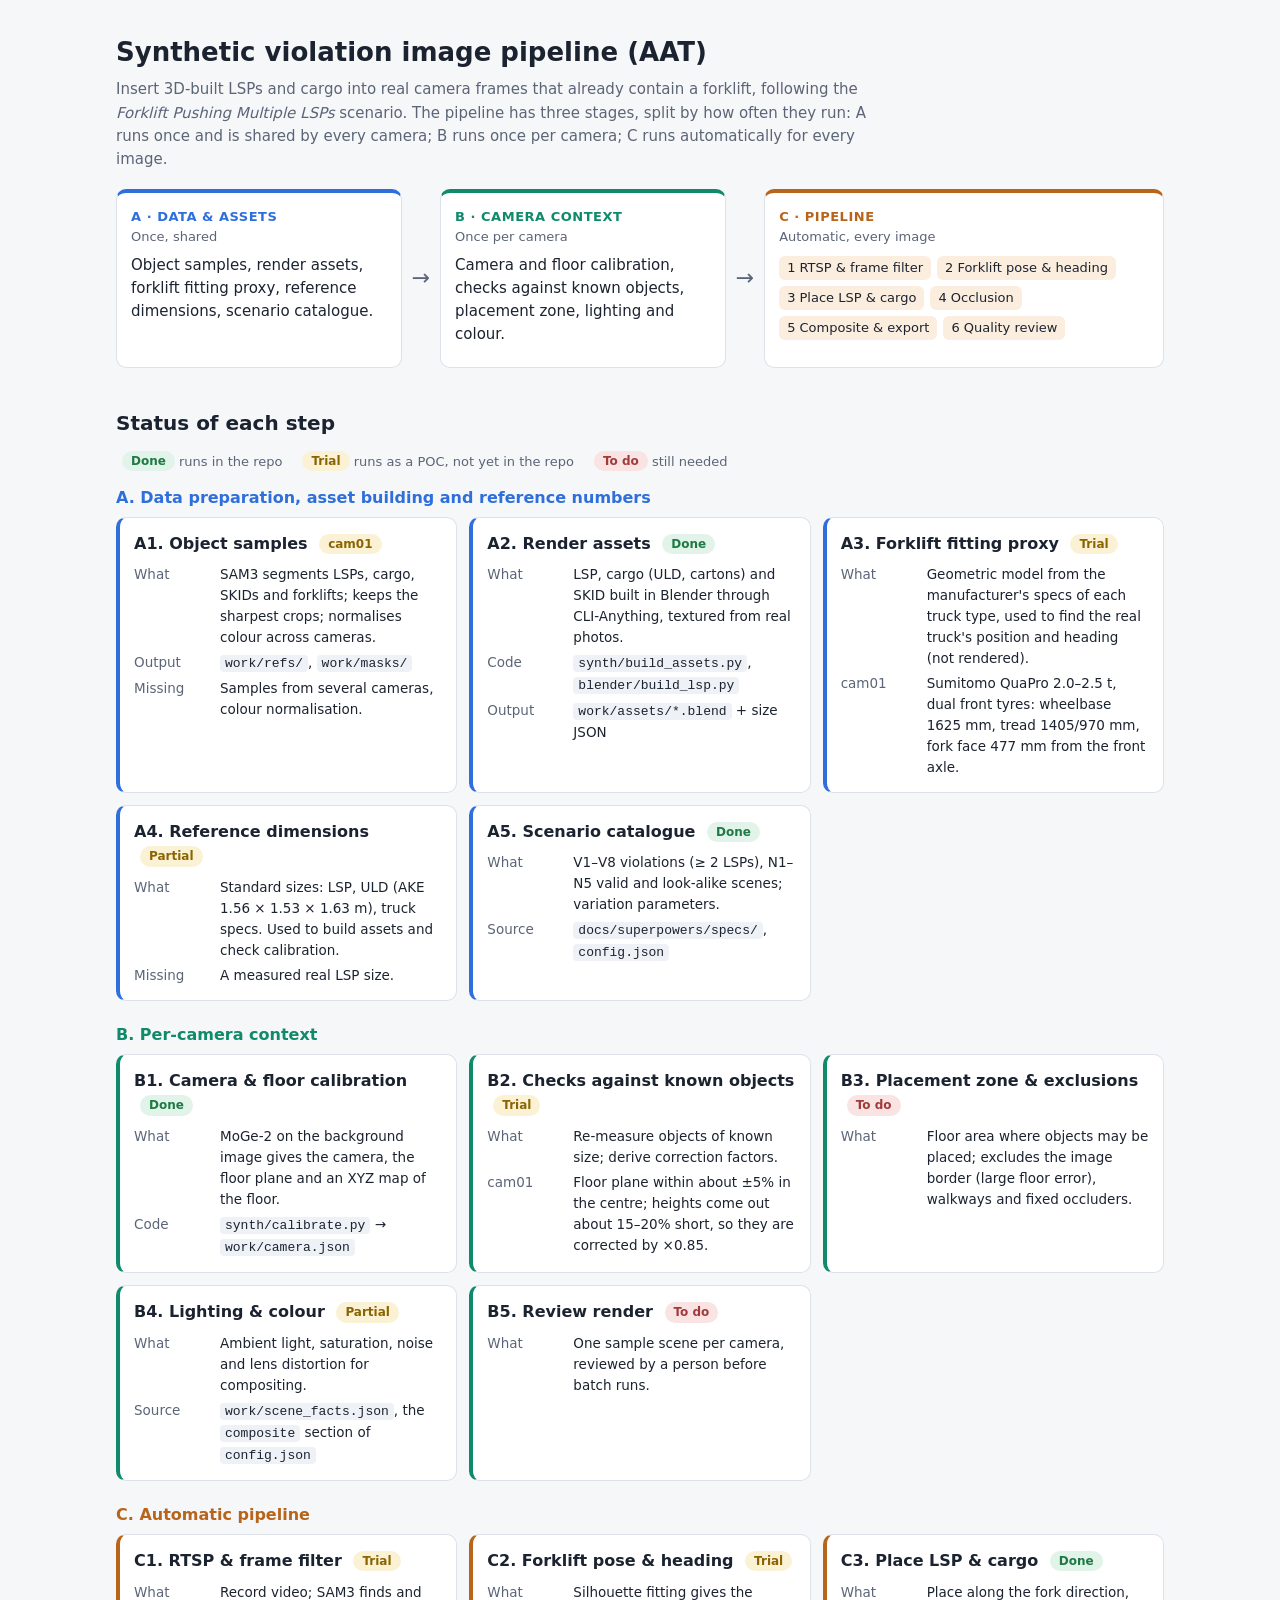
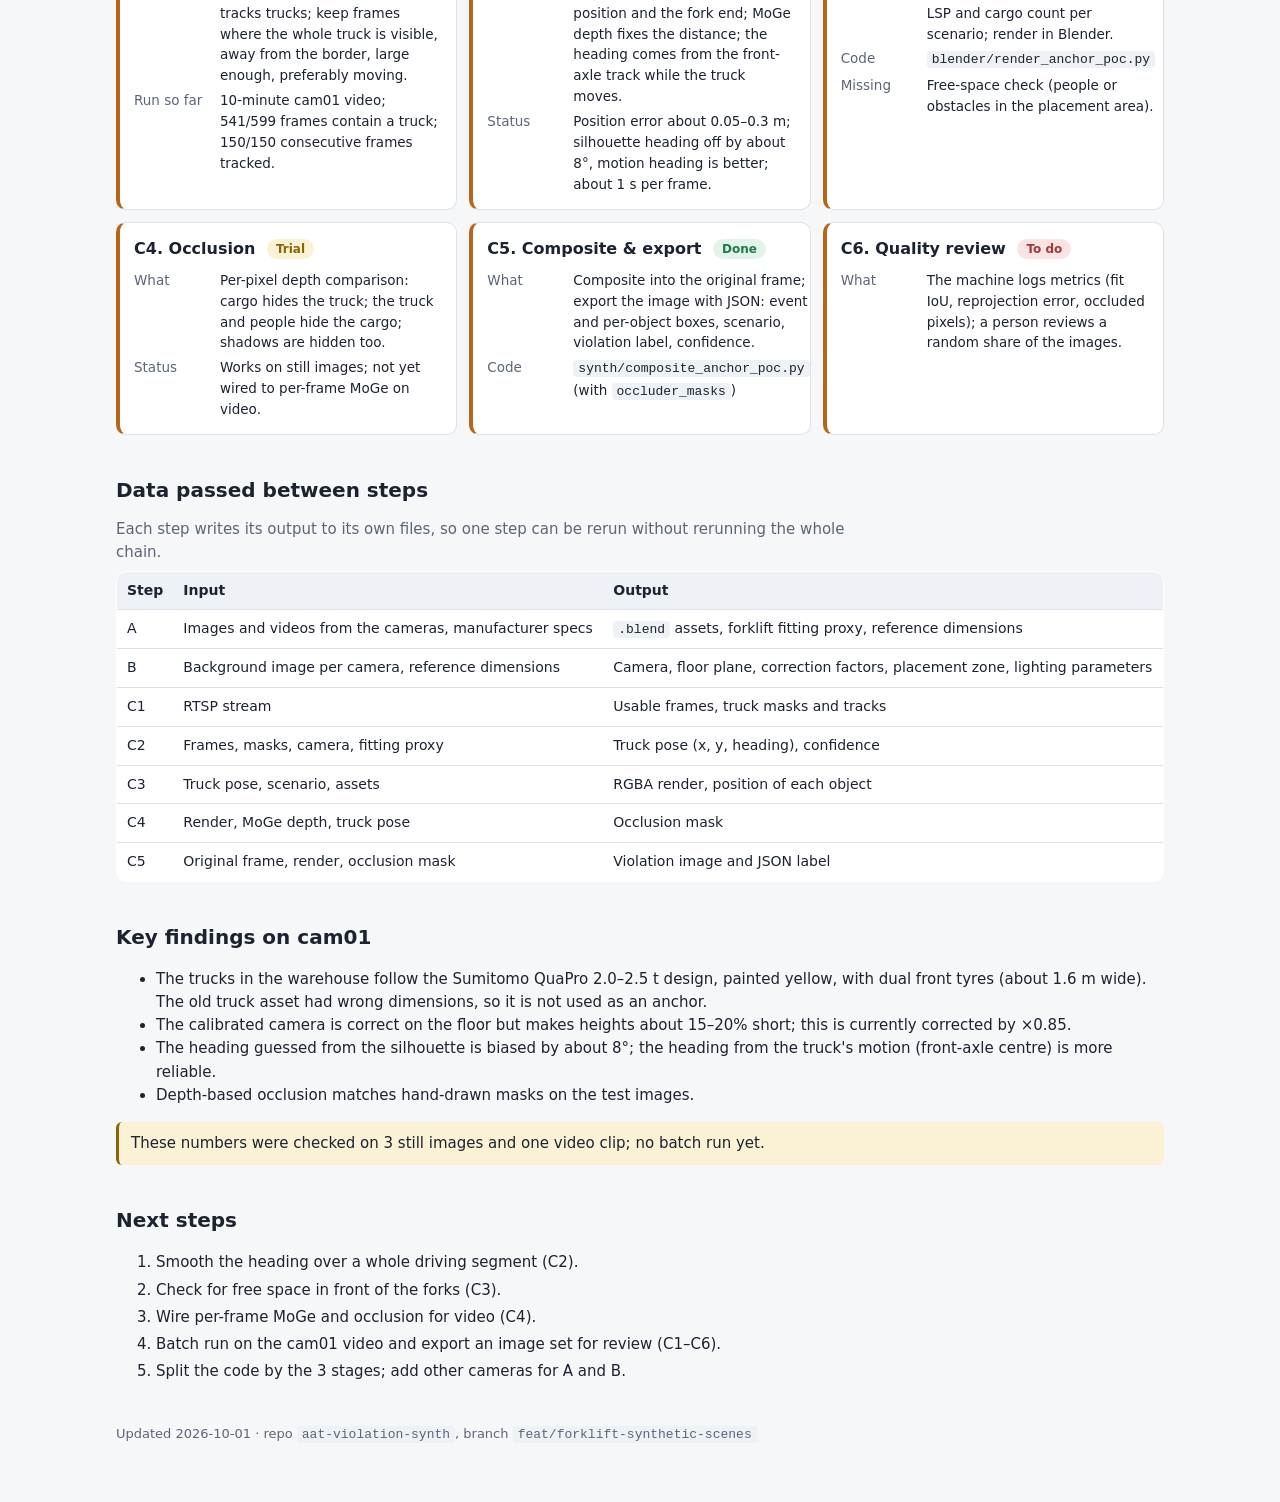
<file: docs/2026-10-01-synthetic-violation-pipeline.html>
<!doctype html>
<html lang="en">
<head>
<meta charset="utf-8">
<meta name="viewport" content="width=device-width, initial-scale=1">
<title>AAT Violation Pipeline</title>
<style>
  :root {
    --bg: #f6f7f9; --panel: #ffffff; --ink: #1c2330; --muted: #5b6577; --line: #dde2ea;
    --a: #2f6fdb; --a-soft: #e6eefc; --b: #0f8a6a; --b-soft: #e1f4ee; --c: #b8641b; --c-soft: #fbeedf;
    --ok: #1d7a44; --ok-bg: #e2f4e9; --part: #8a6400; --part-bg: #fbf1d4; --todo: #a33a3a; --todo-bg: #f9e3e3;
    --code: #eef1f5;
  }
  @media (prefers-color-scheme: dark) {
    :root:not([data-theme="light"]) {
      --bg: #12161c; --panel: #1b2029; --ink: #e6e9ee; --muted: #9aa4b4; --line: #2c3340;
      --a: #7ea8f2; --a-soft: #1d2a42; --b: #5cc8a8; --b-soft: #16302a; --c: #e5a468; --c-soft: #33261a;
      --ok: #7fd4a0; --ok-bg: #173424; --part: #e8c66a; --part-bg: #352c14; --todo: #ef9a9a; --todo-bg: #3a1d1d;
      --code: #232a35;
    }
  }
  :root[data-theme="dark"] {
    --bg: #12161c; --panel: #1b2029; --ink: #e6e9ee; --muted: #9aa4b4; --line: #2c3340;
    --a: #7ea8f2; --a-soft: #1d2a42; --b: #5cc8a8; --b-soft: #16302a; --c: #e5a468; --c-soft: #33261a;
    --ok: #7fd4a0; --ok-bg: #173424; --part: #e8c66a; --part-bg: #352c14; --todo: #ef9a9a; --todo-bg: #3a1d1d;
    --code: #232a35;
  }
  * { box-sizing: border-box; }
  body { margin: 0; background: var(--bg); color: var(--ink);
         font: 15px/1.55 system-ui, -apple-system, "Segoe UI", Roboto, sans-serif; }
  main { max-width: 1080px; margin: 0 auto; padding: 32px 16px 64px; }
  h1 { font-size: 26px; margin: 0 0 6px; }
  h2 { font-size: 20px; margin: 40px 0 12px; }
  h3 { font-size: 16px; margin: 0 0 6px; }
  p { margin: 6px 0; }
  .lead { color: var(--muted); max-width: 760px; }
  code { background: var(--code); padding: 1px 5px; border-radius: 4px; font-size: 13px; }
  /* overview flow */
  .flow { display: grid; grid-template-columns: 1fr auto 1fr auto 1.4fr; gap: 10px; align-items: stretch; margin-top: 18px; }
  .stage { border-radius: 10px; padding: 14px; border: 1px solid var(--line); background: var(--panel); }
  .stage .tag { font-weight: 700; font-size: 13px; letter-spacing: .04em; text-transform: uppercase; }
  .stage.a { border-top: 4px solid var(--a); } .stage.a .tag { color: var(--a); }
  .stage.b { border-top: 4px solid var(--b); } .stage.b .tag { color: var(--b); }
  .stage.c { border-top: 4px solid var(--c); } .stage.c .tag { color: var(--c); }
  .stage .freq { color: var(--muted); font-size: 13px; }
  .arrow { align-self: center; color: var(--muted); font-size: 22px; }
  .steps-inline { display: flex; flex-wrap: wrap; gap: 6px; margin-top: 8px; }
  .steps-inline span { background: var(--c-soft); color: var(--ink); border-radius: 6px; padding: 2px 8px; font-size: 13px; }
  /* step cards */
  .grid { display: grid; grid-template-columns: repeat(auto-fill, minmax(300px, 1fr)); gap: 12px; }
  .card { background: var(--panel); border: 1px solid var(--line); border-radius: 10px; padding: 14px; }
  .card.a { border-left: 4px solid var(--a); } .card.b { border-left: 4px solid var(--b); } .card.c { border-left: 4px solid var(--c); }
  .card dl { margin: 8px 0 0; display: grid; grid-template-columns: 78px 1fr; gap: 4px 8px; font-size: 13.5px; }
  .card dt { color: var(--muted); }
  .card dd { margin: 0; }
  .badge { display: inline-block; font-size: 12px; font-weight: 600; border-radius: 999px; padding: 1px 9px; margin-left: 6px; vertical-align: 1px; }
  .ok { color: var(--ok); background: var(--ok-bg); }
  .part { color: var(--part); background: var(--part-bg); }
  .todo { color: var(--todo); background: var(--todo-bg); }
  .legend { display: flex; gap: 14px; flex-wrap: wrap; font-size: 13px; color: var(--muted); margin: 8px 0 14px; }
  table { width: 100%; border-collapse: collapse; background: var(--panel); border: 1px solid var(--line); border-radius: 10px; overflow: hidden; font-size: 14px; }
  th, td { text-align: left; padding: 8px 10px; border-bottom: 1px solid var(--line); vertical-align: top; }
  th { background: var(--code); font-weight: 600; }
  tr:last-child td { border-bottom: 0; }
  .table-wrap { overflow-x: auto; }
  ol.next li { margin: 4px 0; }
  .note { border-left: 3px solid var(--part); background: var(--part-bg); padding: 10px 12px; border-radius: 6px; margin: 12px 0; }
  footer { margin-top: 40px; color: var(--muted); font-size: 13px; }
  @media (max-width: 760px) {
    .flow { grid-template-columns: 1fr; }
    .arrow { transform: rotate(90deg); justify-self: center; }
  }
</style>
</head>
<body>
<main>
  <h1>Synthetic violation image pipeline (AAT)</h1>
  <p class="lead">Insert 3D-built LSPs and cargo into real camera frames that already contain a forklift, following the
    <em>Forklift Pushing Multiple LSPs</em> scenario. The pipeline has three stages, split by how often they run:
    A runs once and is shared by every camera; B runs once per camera; C runs automatically for every image.</p>

  <div class="flow" role="img" aria-label="Three stages A, B, C in sequence">
    <div class="stage a">
      <div class="tag">A · Data &amp; assets</div>
      <div class="freq">Once, shared</div>
      <p>Object samples, render assets, forklift fitting proxy, reference dimensions, scenario catalogue.</p>
    </div>
    <div class="arrow" aria-hidden="true">→</div>
    <div class="stage b">
      <div class="tag">B · Camera context</div>
      <div class="freq">Once per camera</div>
      <p>Camera and floor calibration, checks against known objects, placement zone, lighting and colour.</p>
    </div>
    <div class="arrow" aria-hidden="true">→</div>
    <div class="stage c">
      <div class="tag">C · Pipeline</div>
      <div class="freq">Automatic, every image</div>
      <div class="steps-inline">
        <span>1 RTSP &amp; frame filter</span><span>2 Forklift pose &amp; heading</span><span>3 Place LSP &amp; cargo</span>
        <span>4 Occlusion</span><span>5 Composite &amp; export</span><span>6 Quality review</span>
      </div>
    </div>
  </div>

  <h2>Status of each step</h2>
  <div class="legend">
    <span><span class="badge ok">Done</span> runs in the repo</span>
    <span><span class="badge part">Trial</span> runs as a POC, not yet in the repo</span>
    <span><span class="badge todo">To do</span> still needed</span>
  </div>

  <h3 style="color:var(--a)">A. Data preparation, asset building and reference numbers</h3>
  <div class="grid">
    <div class="card a"><h3>A1. Object samples <span class="badge part">cam01</span></h3>
      <dl><dt>What</dt><dd>SAM3 segments LSPs, cargo, SKIDs and forklifts; keeps the sharpest crops; normalises colour across cameras.</dd>
      <dt>Output</dt><dd><code>work/refs/</code>, <code>work/masks/</code></dd>
      <dt>Missing</dt><dd>Samples from several cameras, colour normalisation.</dd></dl></div>
    <div class="card a"><h3>A2. Render assets <span class="badge ok">Done</span></h3>
      <dl><dt>What</dt><dd>LSP, cargo (ULD, cartons) and SKID built in Blender through CLI-Anything, textured from real photos.</dd>
      <dt>Code</dt><dd><code>synth/build_assets.py</code>, <code>blender/build_lsp.py</code></dd>
      <dt>Output</dt><dd><code>work/assets/*.blend</code> + size JSON</dd></dl></div>
    <div class="card a"><h3>A3. Forklift fitting proxy <span class="badge part">Trial</span></h3>
      <dl><dt>What</dt><dd>Geometric model from the manufacturer's specs of each truck type, used to find the real truck's position and heading (not rendered).</dd>
      <dt>cam01</dt><dd>Sumitomo QuaPro 2.0–2.5 t, dual front tyres: wheelbase 1625 mm, tread 1405/970 mm, fork face 477 mm from the front axle.</dd></dl></div>
    <div class="card a"><h3>A4. Reference dimensions <span class="badge part">Partial</span></h3>
      <dl><dt>What</dt><dd>Standard sizes: LSP, ULD (AKE 1.56 × 1.53 × 1.63 m), truck specs. Used to build assets and check calibration.</dd>
      <dt>Missing</dt><dd>A measured real LSP size.</dd></dl></div>
    <div class="card a"><h3>A5. Scenario catalogue <span class="badge ok">Done</span></h3>
      <dl><dt>What</dt><dd>V1–V8 violations (≥ 2 LSPs), N1–N5 valid and look-alike scenes; variation parameters.</dd>
      <dt>Source</dt><dd><code>docs/superpowers/specs/</code>, <code>config.json</code></dd></dl></div>
  </div>

  <h3 style="color:var(--b); margin-top:22px">B. Per-camera context</h3>
  <div class="grid">
    <div class="card b"><h3>B1. Camera &amp; floor calibration <span class="badge ok">Done</span></h3>
      <dl><dt>What</dt><dd>MoGe-2 on the background image gives the camera, the floor plane and an XYZ map of the floor.</dd>
      <dt>Code</dt><dd><code>synth/calibrate.py</code> → <code>work/camera.json</code></dd></dl></div>
    <div class="card b"><h3>B2. Checks against known objects <span class="badge part">Trial</span></h3>
      <dl><dt>What</dt><dd>Re-measure objects of known size; derive correction factors.</dd>
      <dt>cam01</dt><dd>Floor plane within about ±5% in the centre; heights come out about 15–20% short, so they are corrected by ×0.85.</dd></dl></div>
    <div class="card b"><h3>B3. Placement zone &amp; exclusions <span class="badge todo">To do</span></h3>
      <dl><dt>What</dt><dd>Floor area where objects may be placed; excludes the image border (large floor error), walkways and fixed occluders.</dd></dl></div>
    <div class="card b"><h3>B4. Lighting &amp; colour <span class="badge part">Partial</span></h3>
      <dl><dt>What</dt><dd>Ambient light, saturation, noise and lens distortion for compositing.</dd>
      <dt>Source</dt><dd><code>work/scene_facts.json</code>, the <code>composite</code> section of <code>config.json</code></dd></dl></div>
    <div class="card b"><h3>B5. Review render <span class="badge todo">To do</span></h3>
      <dl><dt>What</dt><dd>One sample scene per camera, reviewed by a person before batch runs.</dd></dl></div>
  </div>

  <h3 style="color:var(--c); margin-top:22px">C. Automatic pipeline</h3>
  <div class="grid">
    <div class="card c"><h3>C1. RTSP &amp; frame filter <span class="badge part">Trial</span></h3>
      <dl><dt>What</dt><dd>Record video; SAM3 finds and tracks trucks; keep frames where the whole truck is visible, away from the border, large enough, preferably moving.</dd>
      <dt>Run so far</dt><dd>10-minute cam01 video; 541/599 frames contain a truck; 150/150 consecutive frames tracked.</dd></dl></div>
    <div class="card c"><h3>C2. Forklift pose &amp; heading <span class="badge part">Trial</span></h3>
      <dl><dt>What</dt><dd>Silhouette fitting gives the position and the fork end; MoGe depth fixes the distance; the heading comes from the front-axle track while the truck moves.</dd>
      <dt>Status</dt><dd>Position error about 0.05–0.3 m; silhouette heading off by about 8°, motion heading is better; about 1 s per frame.</dd></dl></div>
    <div class="card c"><h3>C3. Place LSP &amp; cargo <span class="badge ok">Done</span></h3>
      <dl><dt>What</dt><dd>Place along the fork direction, LSP and cargo count per scenario; render in Blender.</dd>
      <dt>Code</dt><dd><code>blender/render_anchor_poc.py</code></dd>
      <dt>Missing</dt><dd>Free-space check (people or obstacles in the placement area).</dd></dl></div>
    <div class="card c"><h3>C4. Occlusion <span class="badge part">Trial</span></h3>
      <dl><dt>What</dt><dd>Per-pixel depth comparison: cargo hides the truck; the truck and people hide the cargo; shadows are hidden too.</dd>
      <dt>Status</dt><dd>Works on still images; not yet wired to per-frame MoGe on video.</dd></dl></div>
    <div class="card c"><h3>C5. Composite &amp; export <span class="badge ok">Done</span></h3>
      <dl><dt>What</dt><dd>Composite into the original frame; export the image with JSON: event and per-object boxes, scenario, violation label, confidence.</dd>
      <dt>Code</dt><dd><code>synth/composite_anchor_poc.py</code> (with <code>occluder_masks</code>)</dd></dl></div>
    <div class="card c"><h3>C6. Quality review <span class="badge todo">To do</span></h3>
      <dl><dt>What</dt><dd>The machine logs metrics (fit IoU, reprojection error, occluded pixels); a person reviews a random share of the images.</dd></dl></div>
  </div>

  <h2>Data passed between steps</h2>
  <p class="lead">Each step writes its output to its own files, so one step can be rerun without rerunning the whole chain.</p>
  <div class="table-wrap">
  <table>
    <thead><tr><th>Step</th><th>Input</th><th>Output</th></tr></thead>
    <tbody>
      <tr><td>A</td><td>Images and videos from the cameras, manufacturer specs</td><td><code>.blend</code> assets, forklift fitting proxy, reference dimensions</td></tr>
      <tr><td>B</td><td>Background image per camera, reference dimensions</td><td>Camera, floor plane, correction factors, placement zone, lighting parameters</td></tr>
      <tr><td>C1</td><td>RTSP stream</td><td>Usable frames, truck masks and tracks</td></tr>
      <tr><td>C2</td><td>Frames, masks, camera, fitting proxy</td><td>Truck pose (x, y, heading), confidence</td></tr>
      <tr><td>C3</td><td>Truck pose, scenario, assets</td><td>RGBA render, position of each object</td></tr>
      <tr><td>C4</td><td>Render, MoGe depth, truck pose</td><td>Occlusion mask</td></tr>
      <tr><td>C5</td><td>Original frame, render, occlusion mask</td><td>Violation image and JSON label</td></tr>
    </tbody>
  </table>
  </div>

  <h2>Key findings on cam01</h2>
  <ul>
    <li>The trucks in the warehouse follow the Sumitomo QuaPro 2.0–2.5 t design, painted yellow, with dual front tyres (about 1.6 m wide). The old truck asset had wrong dimensions, so it is not used as an anchor.</li>
    <li>The calibrated camera is correct on the floor but makes heights about 15–20% short; this is currently corrected by ×0.85.</li>
    <li>The heading guessed from the silhouette is biased by about 8°; the heading from the truck's motion (front-axle centre) is more reliable.</li>
    <li>Depth-based occlusion matches hand-drawn masks on the test images.</li>
  </ul>
  <div class="note">These numbers were checked on 3 still images and one video clip; no batch run yet.</div>

  <h2>Next steps</h2>
  <ol class="next">
    <li>Smooth the heading over a whole driving segment (C2).</li>
    <li>Check for free space in front of the forks (C3).</li>
    <li>Wire per-frame MoGe and occlusion for video (C4).</li>
    <li>Batch run on the cam01 video and export an image set for review (C1–C6).</li>
    <li>Split the code by the 3 stages; add other cameras for A and B.</li>
  </ol>

  <footer>Updated 2026-10-01 · repo <code>aat-violation-synth</code>, branch <code>feat/forklift-synthetic-scenes</code></footer>
</main>
</body>
</html>
</file>
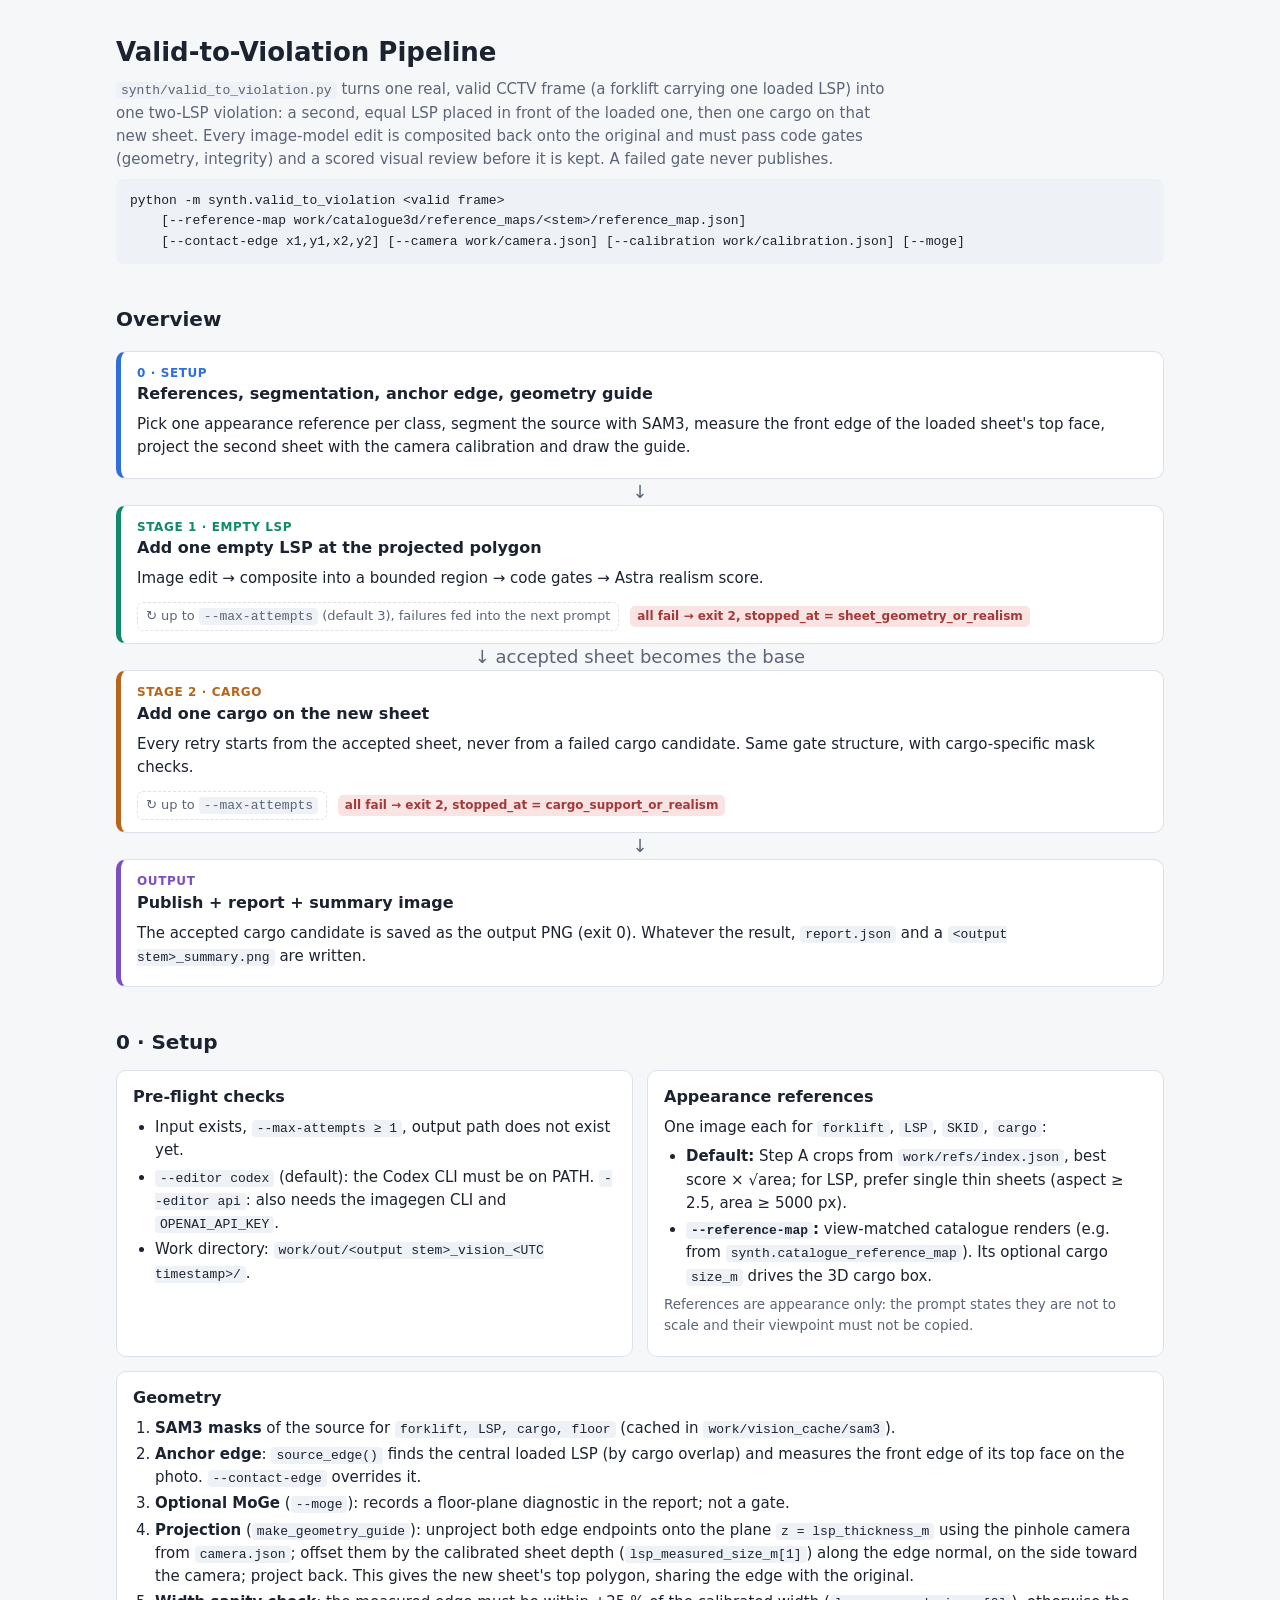
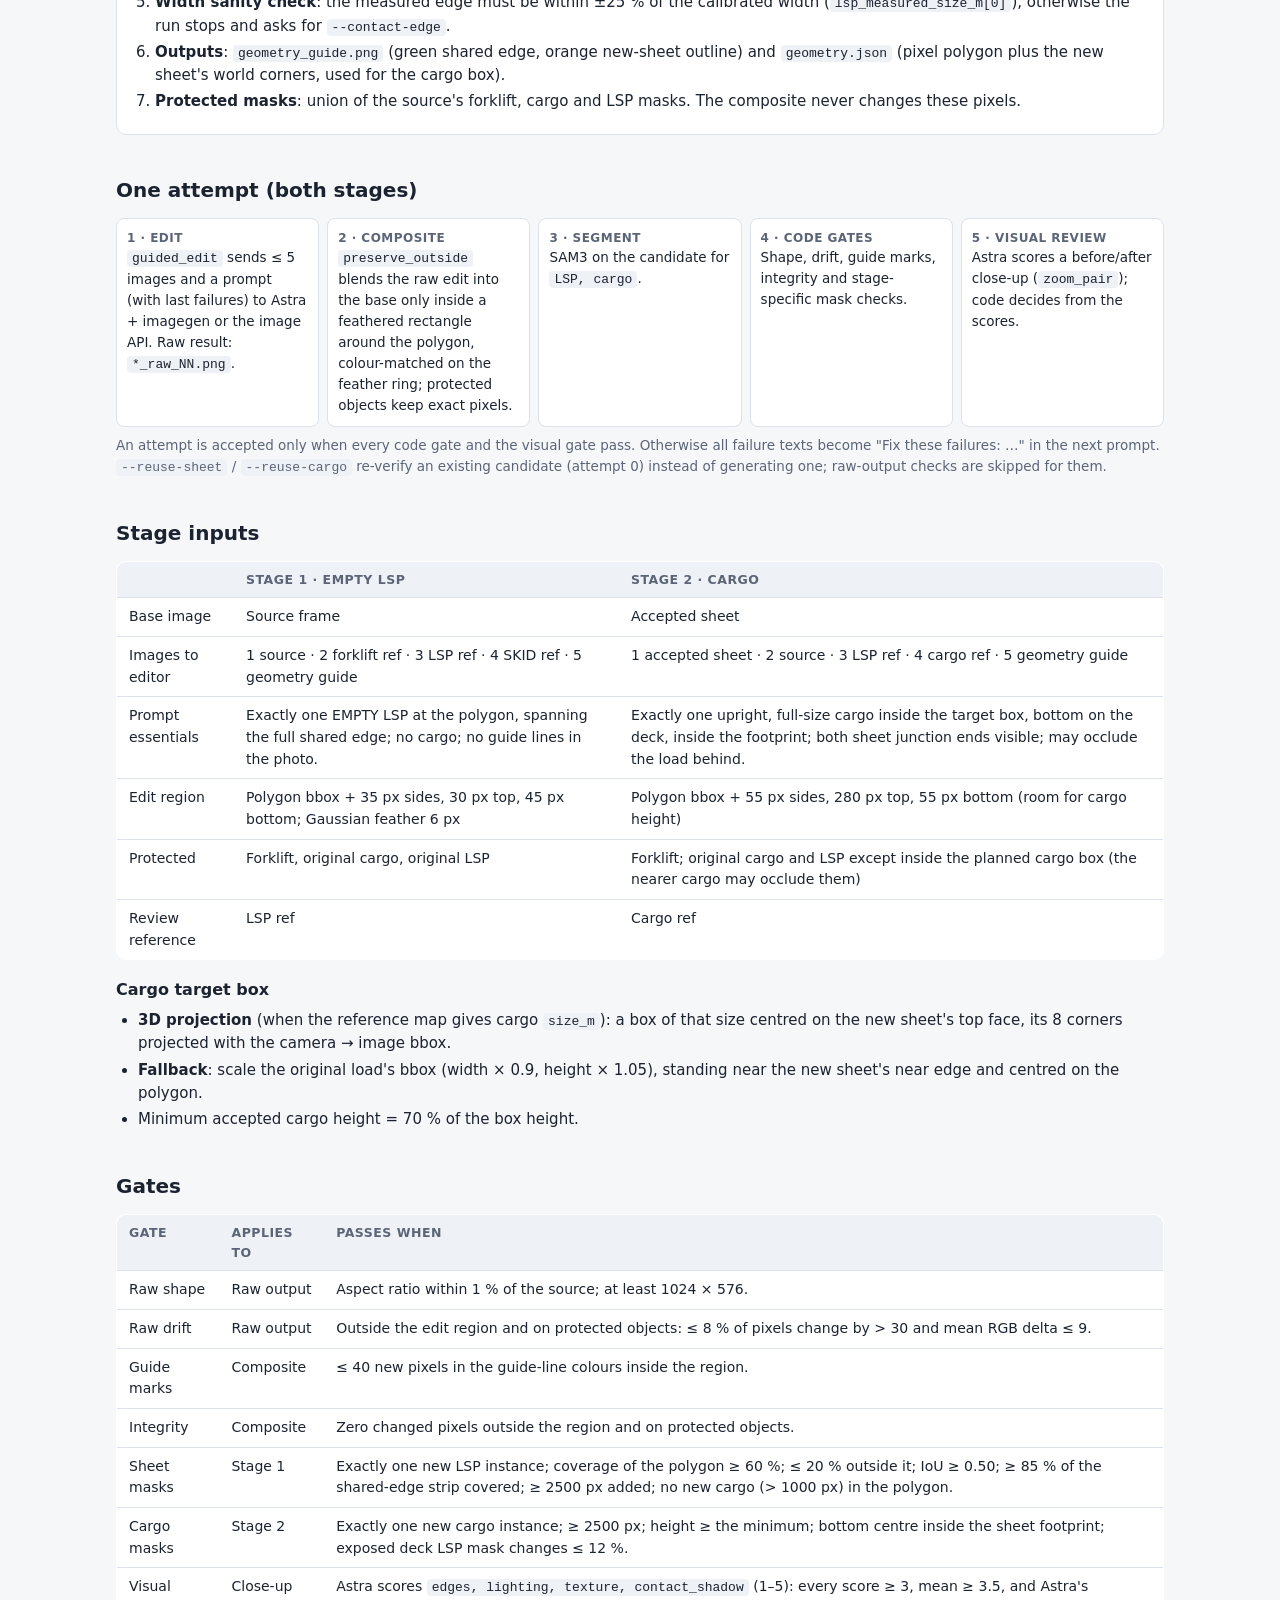
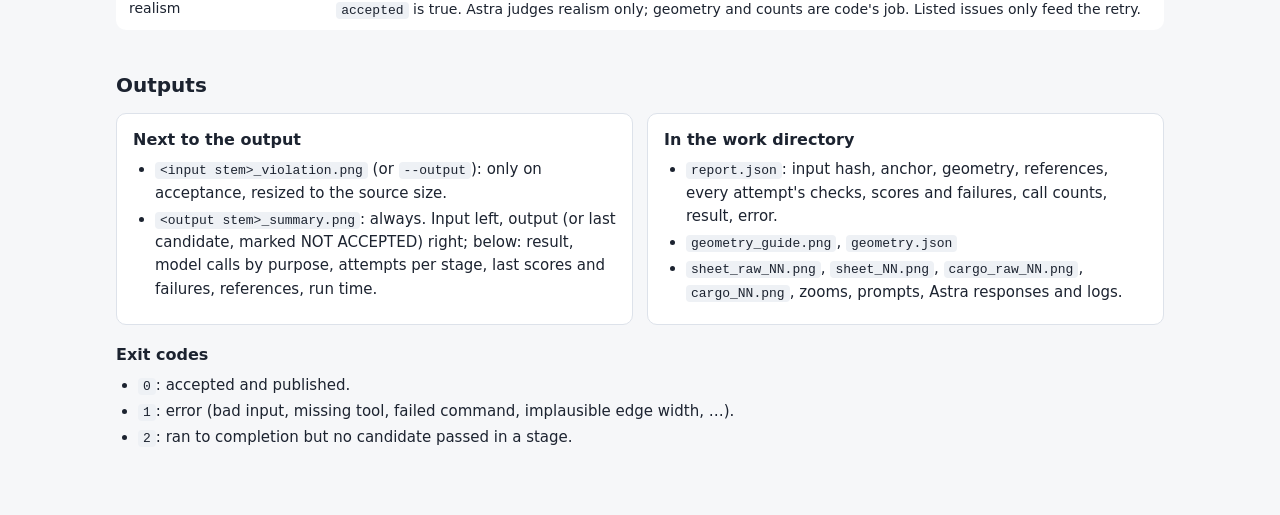
<file: docs/2026-10-05-valid-to-violation-pipeline.html>
<!doctype html>
<html lang="en">
<head>
<meta charset="utf-8">
<meta name="viewport" content="width=device-width, initial-scale=1">
<title>Valid-to-Violation Pipeline</title>
<style>
  :root {
    --bg: #f6f7f9; --panel: #ffffff; --ink: #1c2330; --muted: #5b6577; --line: #dde2ea;
    --a: #2f6fdb; --a-soft: #e6eefc; --b: #0f8a6a; --b-soft: #e1f4ee; --c: #b8641b; --c-soft: #fbeedf;
    --d: #7a4fc4; --d-soft: #efe8fb; --bad: #a33a3a; --bad-bg: #f9e3e3; --code: #eef1f5;
  }
  @media (prefers-color-scheme: dark) {
    :root:not([data-theme="light"]) {
      --bg: #12161c; --panel: #1b2029; --ink: #e6e9ee; --muted: #9aa4b4; --line: #2c3340;
      --a: #7ea8f2; --a-soft: #1d2a42; --b: #5cc8a8; --b-soft: #16302a; --c: #e5a468; --c-soft: #33261a;
      --d: #b79af0; --d-soft: #2a2140; --bad: #ef9a9a; --bad-bg: #3a1d1d; --code: #232a35;
    }
  }
  :root[data-theme="dark"] {
    --bg: #12161c; --panel: #1b2029; --ink: #e6e9ee; --muted: #9aa4b4; --line: #2c3340;
    --a: #7ea8f2; --a-soft: #1d2a42; --b: #5cc8a8; --b-soft: #16302a; --c: #e5a468; --c-soft: #33261a;
    --d: #b79af0; --d-soft: #2a2140; --bad: #ef9a9a; --bad-bg: #3a1d1d; --code: #232a35;
  }
  * { box-sizing: border-box; }
  body { margin: 0; background: var(--bg); color: var(--ink);
         font: 15px/1.55 system-ui, -apple-system, "Segoe UI", Roboto, sans-serif; }
  main { max-width: 1080px; margin: 0 auto; padding: 32px 16px 64px; }
  h1 { font-size: 26px; margin: 0 0 6px; }
  h2 { font-size: 20px; margin: 40px 0 12px; }
  h3 { font-size: 16px; margin: 0 0 6px; }
  p { margin: 6px 0; }
  ul, ol { margin: 6px 0; padding-left: 22px; }
  li { margin: 3px 0; }
  .lead { color: var(--muted); max-width: 780px; }
  code { background: var(--code); padding: 1px 5px; border-radius: 4px; font-size: 13px; overflow-wrap: anywhere; }
  pre { background: var(--code); padding: 12px 14px; border-radius: 8px; overflow-x: auto; font-size: 13px; margin: 8px 0; }
  pre code { background: none; padding: 0; }
  .panel { background: var(--panel); border: 1px solid var(--line); border-radius: 10px; padding: 14px 16px; }

  /* overview flow */
  .flow { display: flex; flex-direction: column; gap: 0; margin-top: 16px; }
  .step { border: 1px solid var(--line); border-left: 5px solid var(--a); background: var(--panel);
          border-radius: 10px; padding: 12px 16px; }
  .step .tag { font-weight: 700; font-size: 12px; letter-spacing: .05em; text-transform: uppercase; color: var(--a); }
  .step.s1 { border-left-color: var(--b); } .step.s1 .tag { color: var(--b); }
  .step.s2 { border-left-color: var(--c); } .step.s2 .tag { color: var(--c); }
  .step.out { border-left-color: var(--d); } .step.out .tag { color: var(--d); }
  .arrow { text-align: center; color: var(--muted); font-size: 18px; line-height: 1; padding: 4px 0; }
  .loop { display: inline-block; margin-top: 6px; font-size: 13px; color: var(--muted);
          border: 1px dashed var(--line); border-radius: 6px; padding: 3px 8px; }
  .fail { display: inline-block; font-size: 12px; font-weight: 600; color: var(--bad); background: var(--bad-bg);
          border-radius: 5px; padding: 1px 7px; margin-left: 6px; }

  /* attempt loop */
  .attempt { display: grid; grid-template-columns: repeat(5, 1fr); gap: 8px; margin-top: 10px; }
  .attempt div { background: var(--panel); border: 1px solid var(--line); border-radius: 8px; padding: 10px; font-size: 13.5px; }
  .attempt b { display: block; font-size: 12px; color: var(--muted); text-transform: uppercase; letter-spacing: .04em; }
  @media (max-width: 760px) { .attempt { grid-template-columns: 1fr; } }

  table { width: 100%; border-collapse: collapse; background: var(--panel); border: 1px solid var(--line);
          border-radius: 10px; overflow: hidden; font-size: 14px; }
  th, td { text-align: left; padding: 8px 12px; border-bottom: 1px solid var(--line); vertical-align: top; }
  th { background: var(--code); font-size: 12.5px; text-transform: uppercase; letter-spacing: .04em; color: var(--muted); }
  tr:last-child td { border-bottom: none; }
  .scroll { overflow-x: auto; }
  .two { display: grid; grid-template-columns: 1fr 1fr; gap: 14px; }
  @media (max-width: 760px) { .two { grid-template-columns: 1fr; } }
  .note { color: var(--muted); font-size: 13.5px; }
</style>
</head>
<body>
<main>
  <h1>Valid-to-Violation Pipeline</h1>
  <p class="lead"><code>synth/valid_to_violation.py</code> turns one real, valid CCTV frame (a forklift carrying one
  loaded LSP) into one two-LSP violation: a second, equal LSP placed in front of the loaded one, then one cargo on
  that new sheet. Every image-model edit is composited back onto the original and must pass code gates
  (geometry, integrity) and a scored visual review before it is kept. A failed gate never publishes.</p>

  <pre><code>python -m synth.valid_to_violation &lt;valid frame&gt;
    [--reference-map work/catalogue3d/reference_maps/&lt;stem&gt;/reference_map.json]
    [--contact-edge x1,y1,x2,y2] [--camera work/camera.json] [--calibration work/calibration.json] [--moge]</code></pre>

  <h2>Overview</h2>
  <div class="flow">
    <div class="step">
      <div class="tag">0 · Setup</div>
      <h3>References, segmentation, anchor edge, geometry guide</h3>
      <p>Pick one appearance reference per class, segment the source with SAM3, measure the front edge of the loaded
      sheet's top face, project the second sheet with the camera calibration and draw the guide.</p>
    </div>
    <div class="arrow">↓</div>
    <div class="step s1">
      <div class="tag">Stage 1 · Empty LSP</div>
      <h3>Add one empty LSP at the projected polygon</h3>
      <p>Image edit → composite into a bounded region → code gates → Astra realism score.</p>
      <span class="loop">↻ up to <code>--max-attempts</code> (default 3), failures fed into the next prompt</span>
      <span class="fail">all fail → exit 2, stopped_at = sheet_geometry_or_realism</span>
    </div>
    <div class="arrow">↓ accepted sheet becomes the base</div>
    <div class="step s2">
      <div class="tag">Stage 2 · Cargo</div>
      <h3>Add one cargo on the new sheet</h3>
      <p>Every retry starts from the accepted sheet, never from a failed cargo candidate. Same gate structure, with
      cargo-specific mask checks.</p>
      <span class="loop">↻ up to <code>--max-attempts</code></span>
      <span class="fail">all fail → exit 2, stopped_at = cargo_support_or_realism</span>
    </div>
    <div class="arrow">↓</div>
    <div class="step out">
      <div class="tag">Output</div>
      <h3>Publish + report + summary image</h3>
      <p>The accepted cargo candidate is saved as the output PNG (exit 0). Whatever the result, <code>report.json</code>
      and a <code>&lt;output stem&gt;_summary.png</code> are written.</p>
    </div>
  </div>

  <h2>0 · Setup</h2>
  <div class="two">
    <div class="panel">
      <h3>Pre-flight checks</h3>
      <ul>
        <li>Input exists, <code>--max-attempts ≥ 1</code>, output path does not exist yet.</li>
        <li><code>--editor codex</code> (default): the Codex CLI must be on PATH. <code>--editor api</code>: also needs
        the imagegen CLI and <code>OPENAI_API_KEY</code>.</li>
        <li>Work directory: <code>work/out/&lt;output stem&gt;_vision_&lt;UTC timestamp&gt;/</code>.</li>
      </ul>
    </div>
    <div class="panel">
      <h3>Appearance references</h3>
      <p>One image each for <code>forklift</code>, <code>LSP</code>, <code>SKID</code>, <code>cargo</code>:</p>
      <ul>
        <li><b>Default:</b> Step A crops from <code>work/refs/index.json</code>, best score × √area; for LSP, prefer
        single thin sheets (aspect ≥ 2.5, area ≥ 5000 px).</li>
        <li><b><code>--reference-map</code>:</b> view-matched catalogue renders (e.g. from
        <code>synth.catalogue_reference_map</code>). Its optional cargo <code>size_m</code> drives the 3D cargo box.</li>
      </ul>
      <p class="note">References are appearance only: the prompt states they are not to scale and their viewpoint
      must not be copied.</p>
    </div>
  </div>

  <div class="panel" style="margin-top:14px">
    <h3>Geometry</h3>
    <ol>
      <li><b>SAM3 masks</b> of the source for <code>forklift, LSP, cargo, floor</code> (cached in
      <code>work/vision_cache/sam3</code>).</li>
      <li><b>Anchor edge</b>: <code>source_edge()</code> finds the central loaded LSP (by cargo overlap) and measures
      the front edge of its top face on the photo. <code>--contact-edge</code> overrides it.</li>
      <li><b>Optional MoGe</b> (<code>--moge</code>): records a floor-plane diagnostic in the report; not a gate.</li>
      <li><b>Projection</b> (<code>make_geometry_guide</code>): unproject both edge endpoints onto the plane
      <code>z = lsp_thickness_m</code> using the pinhole camera from <code>camera.json</code>; offset them by the
      calibrated sheet depth (<code>lsp_measured_size_m[1]</code>) along the edge normal, on the side toward the
      camera; project back. This gives the new sheet's top polygon, sharing the edge with the original.</li>
      <li><b>Width sanity check</b>: the measured edge must be within ±25 % of the calibrated width
      (<code>lsp_measured_size_m[0]</code>), otherwise the run stops and asks for <code>--contact-edge</code>.</li>
      <li><b>Outputs</b>: <code>geometry_guide.png</code> (green shared edge, orange new-sheet outline) and
      <code>geometry.json</code> (pixel polygon plus the new sheet's world corners, used for the cargo box).</li>
      <li><b>Protected masks</b>: union of the source's forklift, cargo and LSP masks. The composite never changes
      these pixels.</li>
    </ol>
  </div>

  <h2>One attempt (both stages)</h2>
  <div class="attempt">
    <div><b>1 · Edit</b><code>guided_edit</code> sends ≤ 5 images and a prompt (with last failures) to Astra + imagegen
    or the image API. Raw result: <code>*_raw_NN.png</code>.</div>
    <div><b>2 · Composite</b><code>preserve_outside</code> blends the raw edit into the base only inside a feathered
    rectangle around the polygon, colour-matched on the feather ring; protected objects keep exact pixels.</div>
    <div><b>3 · Segment</b>SAM3 on the candidate for <code>LSP, cargo</code>.</div>
    <div><b>4 · Code gates</b>Shape, drift, guide marks, integrity and stage-specific mask checks.</div>
    <div><b>5 · Visual review</b>Astra scores a before/after close-up (<code>zoom_pair</code>); code decides from the
    scores.</div>
  </div>
  <p class="note" style="margin-top:8px">An attempt is accepted only when every code gate and the visual gate pass.
  Otherwise all failure texts become "Fix these failures: …" in the next prompt. <code>--reuse-sheet</code> /
  <code>--reuse-cargo</code> re-verify an existing candidate (attempt 0) instead of generating one; raw-output checks
  are skipped for them.</p>

  <h2>Stage inputs</h2>
  <div class="scroll">
  <table>
    <tr><th></th><th>Stage 1 · Empty LSP</th><th>Stage 2 · Cargo</th></tr>
    <tr><td>Base image</td><td>Source frame</td><td>Accepted sheet</td></tr>
    <tr><td>Images to editor</td>
      <td>1 source · 2 forklift ref · 3 LSP ref · 4 SKID ref · 5 geometry guide</td>
      <td>1 accepted sheet · 2 source · 3 LSP ref · 4 cargo ref · 5 geometry guide</td></tr>
    <tr><td>Prompt essentials</td>
      <td>Exactly one EMPTY LSP at the polygon, spanning the full shared edge; no cargo; no guide lines in the photo.</td>
      <td>Exactly one upright, full-size cargo inside the target box, bottom on the deck, inside the footprint; both
      sheet junction ends visible; may occlude the load behind.</td></tr>
    <tr><td>Edit region</td>
      <td>Polygon bbox + 35 px sides, 30 px top, 45 px bottom; Gaussian feather 6 px</td>
      <td>Polygon bbox + 55 px sides, 280 px top, 55 px bottom (room for cargo height)</td></tr>
    <tr><td>Protected</td>
      <td>Forklift, original cargo, original LSP</td>
      <td>Forklift; original cargo and LSP except inside the planned cargo box (the nearer cargo may occlude them)</td></tr>
    <tr><td>Review reference</td><td>LSP ref</td><td>Cargo ref</td></tr>
  </table>
  </div>

  <h3 style="margin-top:18px">Cargo target box</h3>
  <ul>
    <li><b>3D projection</b> (when the reference map gives cargo <code>size_m</code>): a box of that size centred on the
    new sheet's top face, its 8 corners projected with the camera → image bbox.</li>
    <li><b>Fallback</b>: scale the original load's bbox (width × 0.9, height × 1.05), standing near the new sheet's
    near edge and centred on the polygon.</li>
    <li>Minimum accepted cargo height = 70 % of the box height.</li>
  </ul>

  <h2>Gates</h2>
  <div class="scroll">
  <table>
    <tr><th>Gate</th><th>Applies to</th><th>Passes when</th></tr>
    <tr><td>Raw shape</td><td>Raw output</td><td>Aspect ratio within 1 % of the source; at least 1024 × 576.</td></tr>
    <tr><td>Raw drift</td><td>Raw output</td><td>Outside the edit region and on protected objects: ≤ 8 % of pixels change
      by &gt; 30 and mean RGB delta ≤ 9.</td></tr>
    <tr><td>Guide marks</td><td>Composite</td><td>≤ 40 new pixels in the guide-line colours inside the region.</td></tr>
    <tr><td>Integrity</td><td>Composite</td><td>Zero changed pixels outside the region and on protected objects.</td></tr>
    <tr><td>Sheet masks</td><td>Stage 1</td><td>Exactly one new LSP instance; coverage of the polygon ≥ 60 %; ≤ 20 %
      outside it; IoU ≥ 0.50; ≥ 85 % of the shared-edge strip covered; ≥ 2500 px added; no new cargo (&gt; 1000 px)
      in the polygon.</td></tr>
    <tr><td>Cargo masks</td><td>Stage 2</td><td>Exactly one new cargo instance; ≥ 2500 px; height ≥ the minimum;
      bottom centre inside the sheet footprint; exposed deck LSP mask changes ≤ 12 %.</td></tr>
    <tr><td>Visual realism</td><td>Close-up</td><td>Astra scores <code>edges, lighting, texture, contact_shadow</code>
      (1–5): every score ≥ 3, mean ≥ 3.5, and Astra's <code>accepted</code> is true. Astra judges realism only;
      geometry and counts are code's job. Listed issues only feed the retry.</td></tr>
  </table>
  </div>

  <h2>Outputs</h2>
  <div class="two">
    <div class="panel">
      <h3>Next to the output</h3>
      <ul>
        <li><code>&lt;input stem&gt;_violation.png</code> (or <code>--output</code>): only on acceptance, resized to the
        source size.</li>
        <li><code>&lt;output stem&gt;_summary.png</code>: always. Input left, output (or last candidate, marked NOT
        ACCEPTED) right; below: result, model calls by purpose, attempts per stage, last scores and failures,
        references, run time.</li>
      </ul>
    </div>
    <div class="panel">
      <h3>In the work directory</h3>
      <ul>
        <li><code>report.json</code>: input hash, anchor, geometry, references, every attempt's checks, scores and
        failures, call counts, result, error.</li>
        <li><code>geometry_guide.png</code>, <code>geometry.json</code></li>
        <li><code>sheet_raw_NN.png</code>, <code>sheet_NN.png</code>, <code>cargo_raw_NN.png</code>,
        <code>cargo_NN.png</code>, zooms, prompts, Astra responses and logs.</li>
      </ul>
    </div>
  </div>

  <h3 style="margin-top:18px">Exit codes</h3>
  <ul>
    <li><code>0</code>: accepted and published.</li>
    <li><code>1</code>: error (bad input, missing tool, failed command, implausible edge width, …).</li>
    <li><code>2</code>: ran to completion but no candidate passed in a stage.</li>
  </ul>
</main>
</body>
</html>
</file>
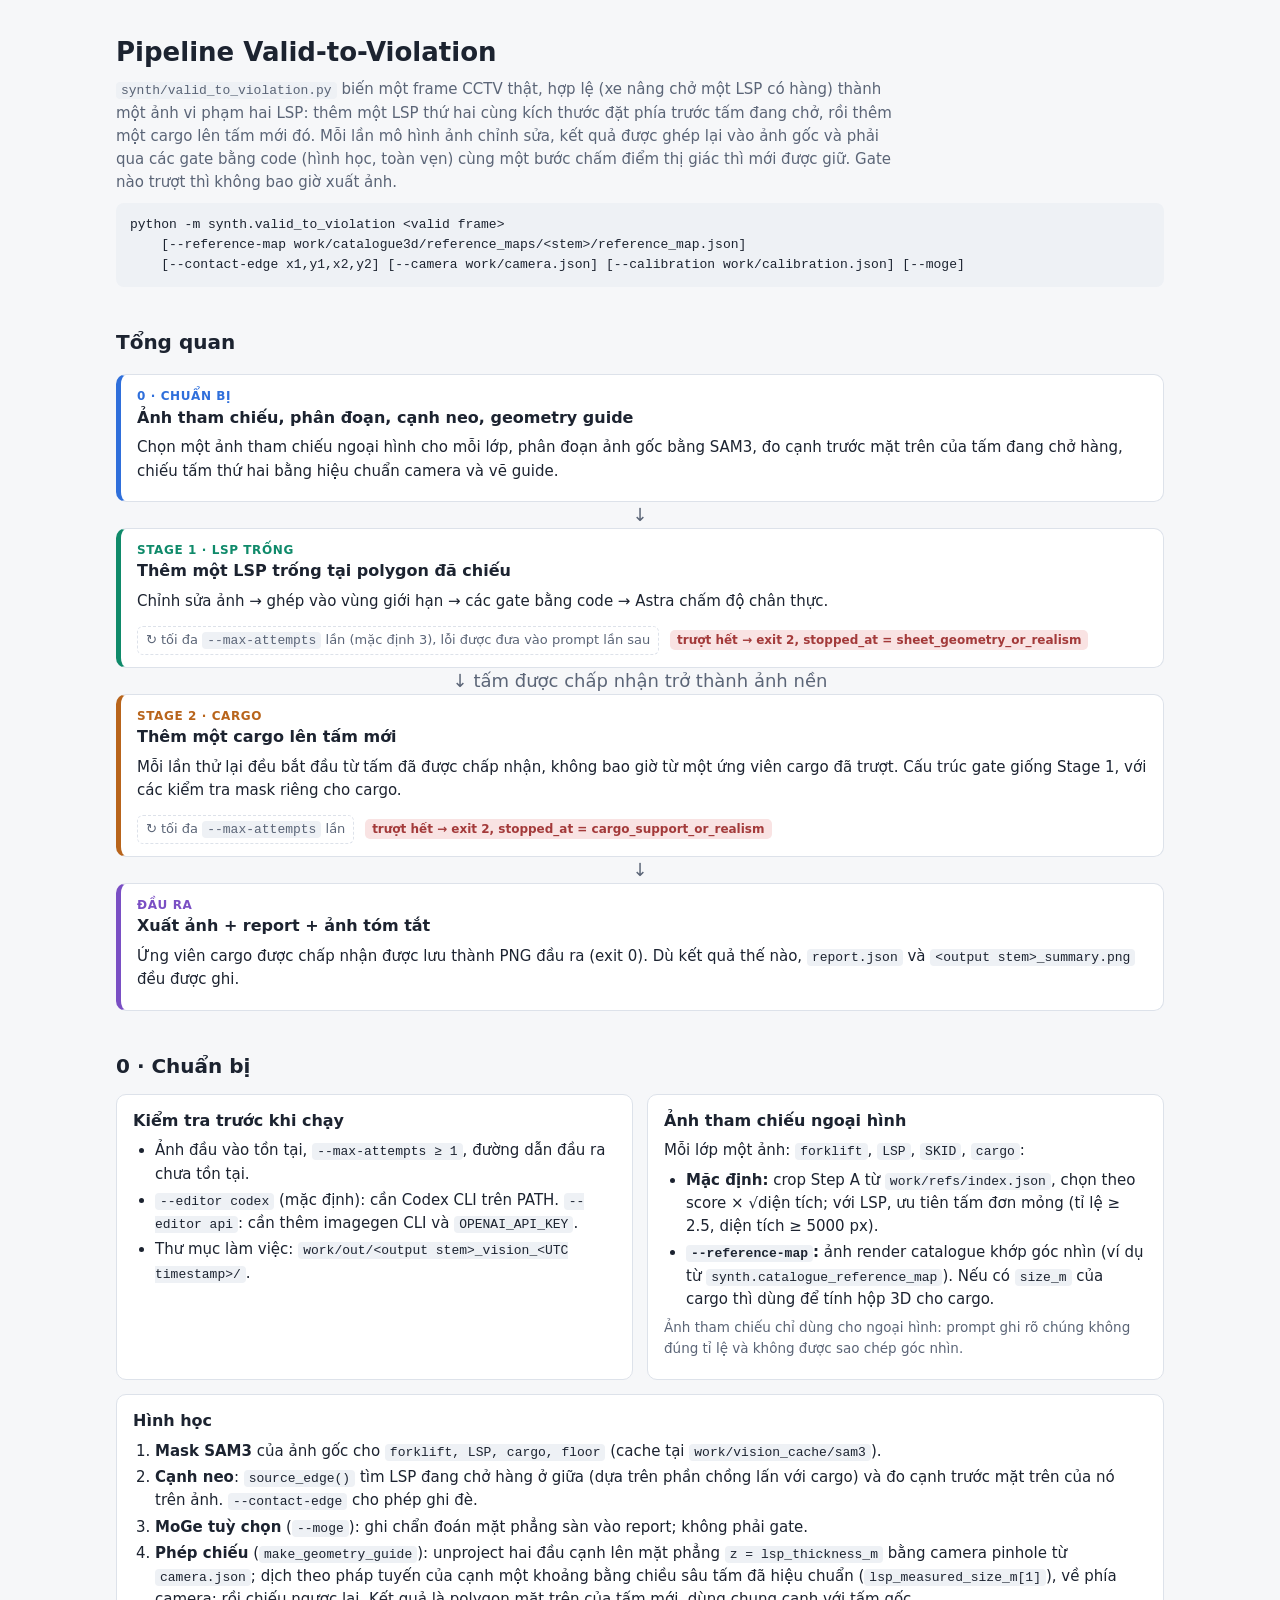
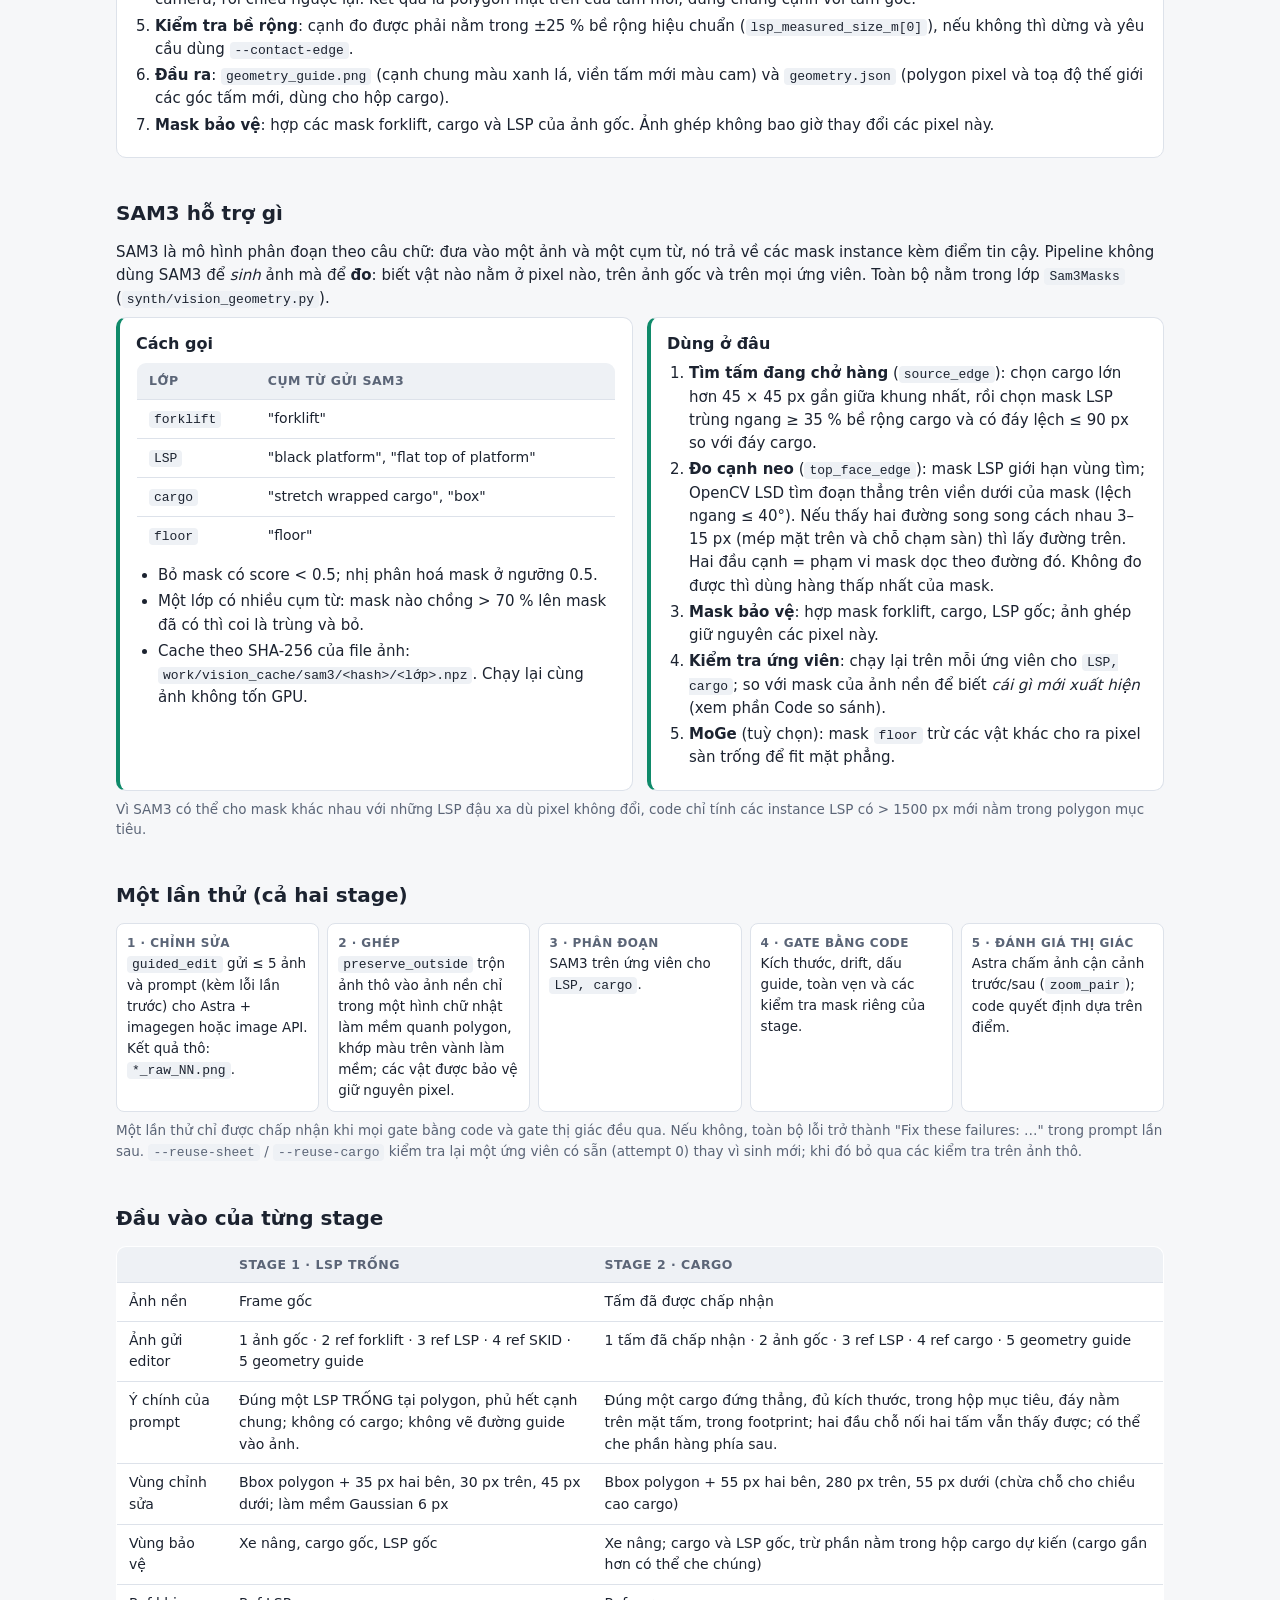
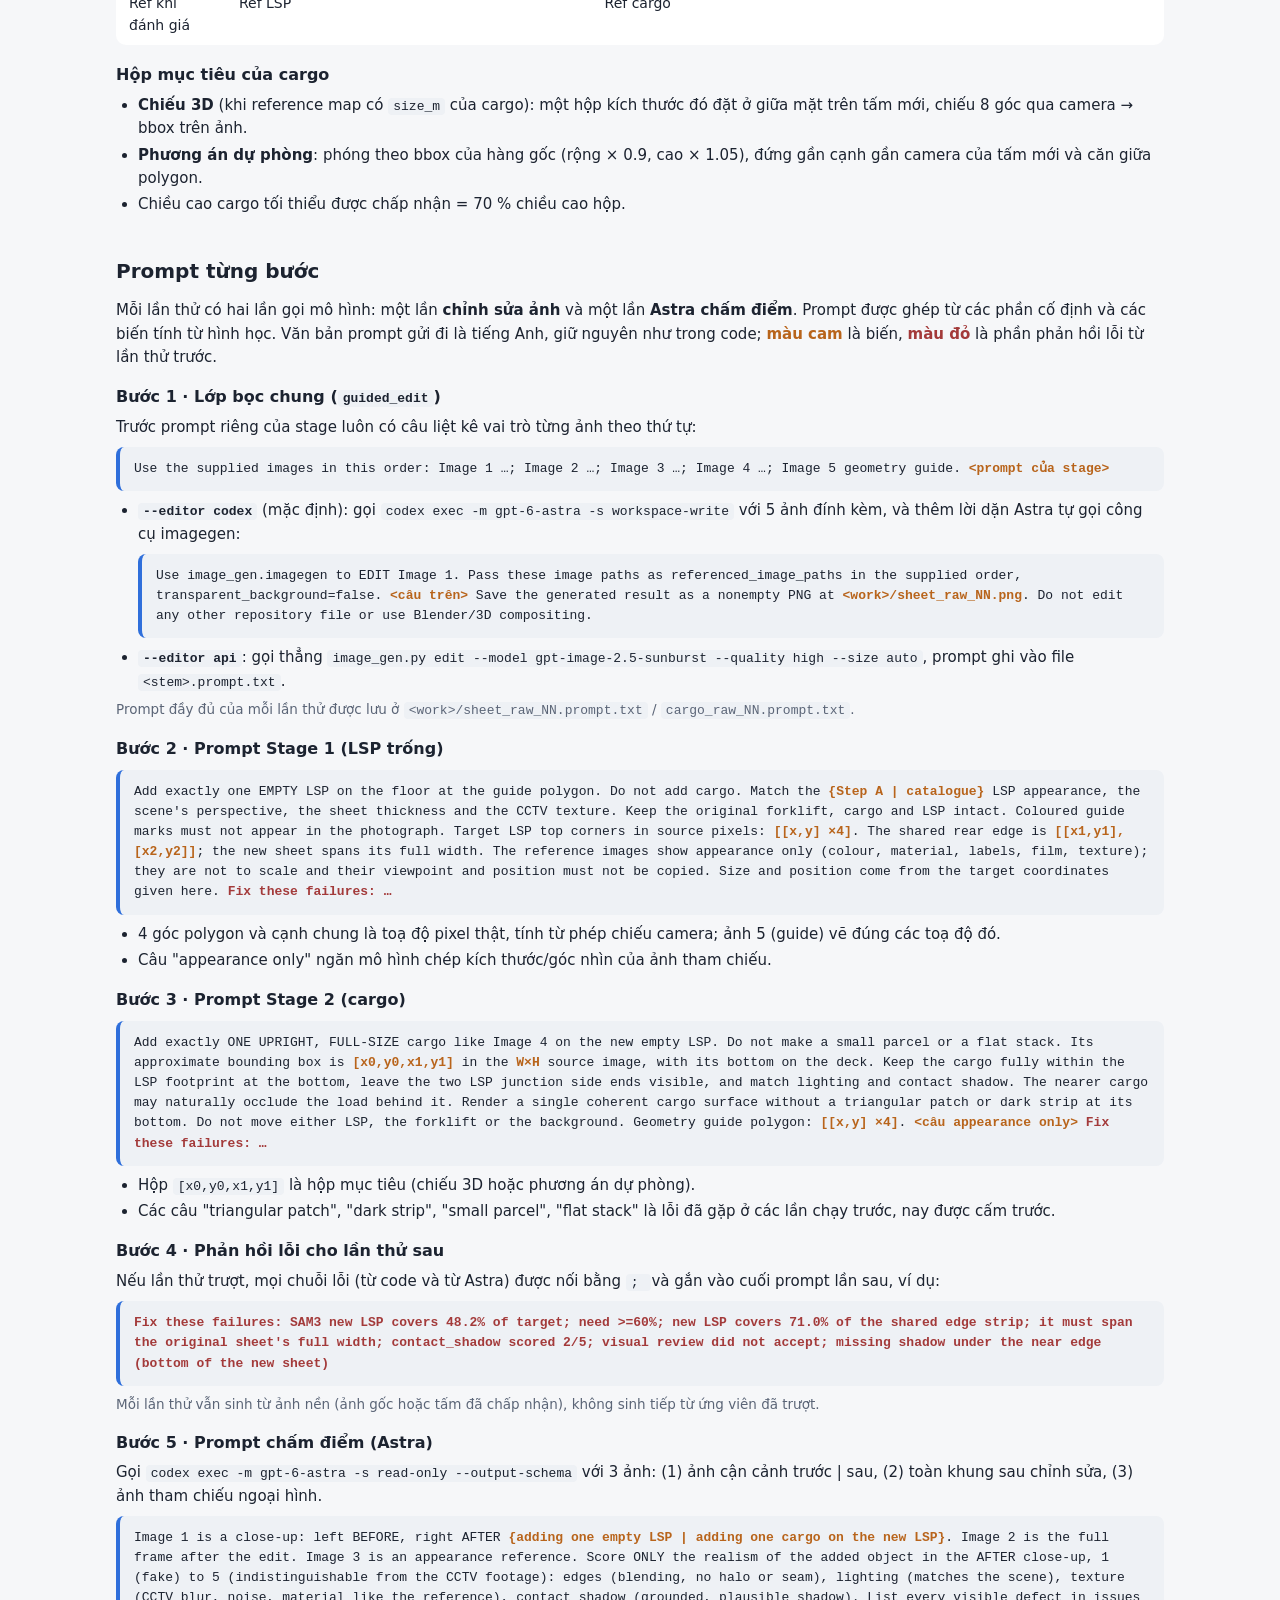
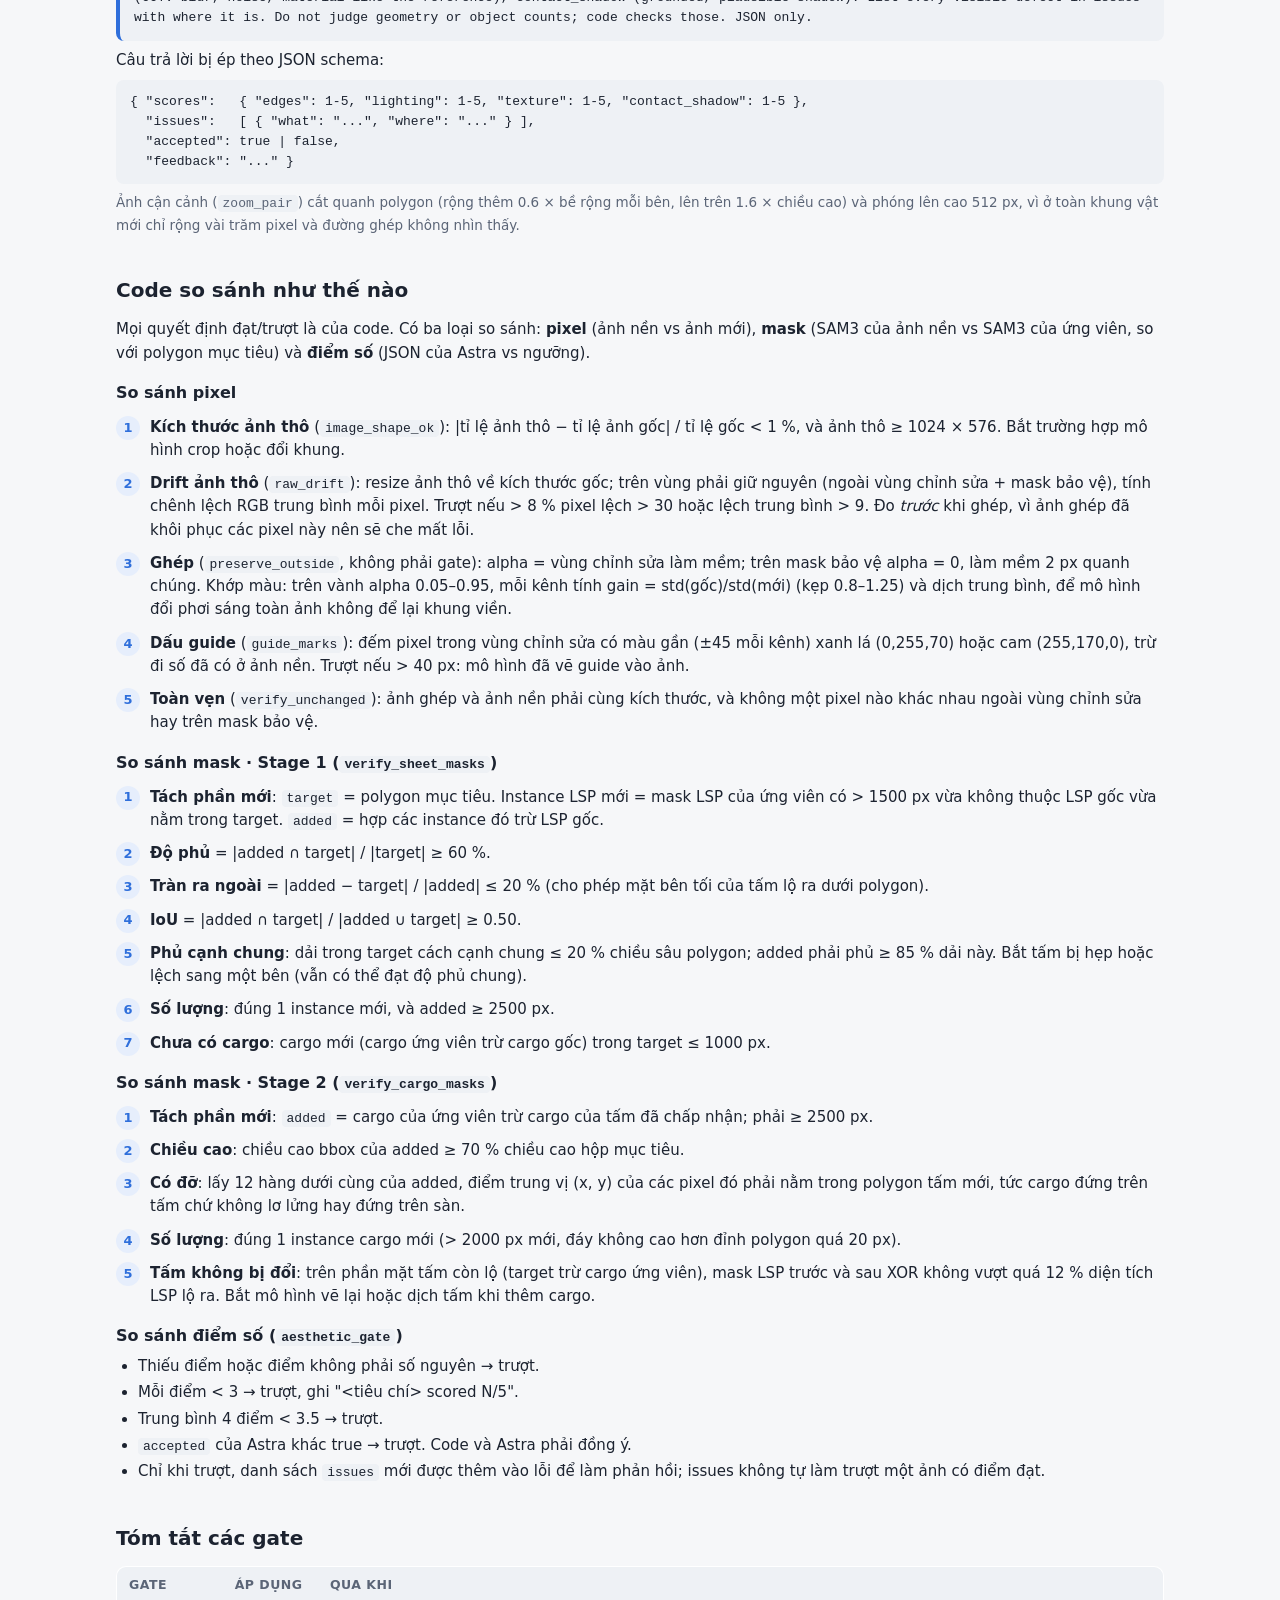
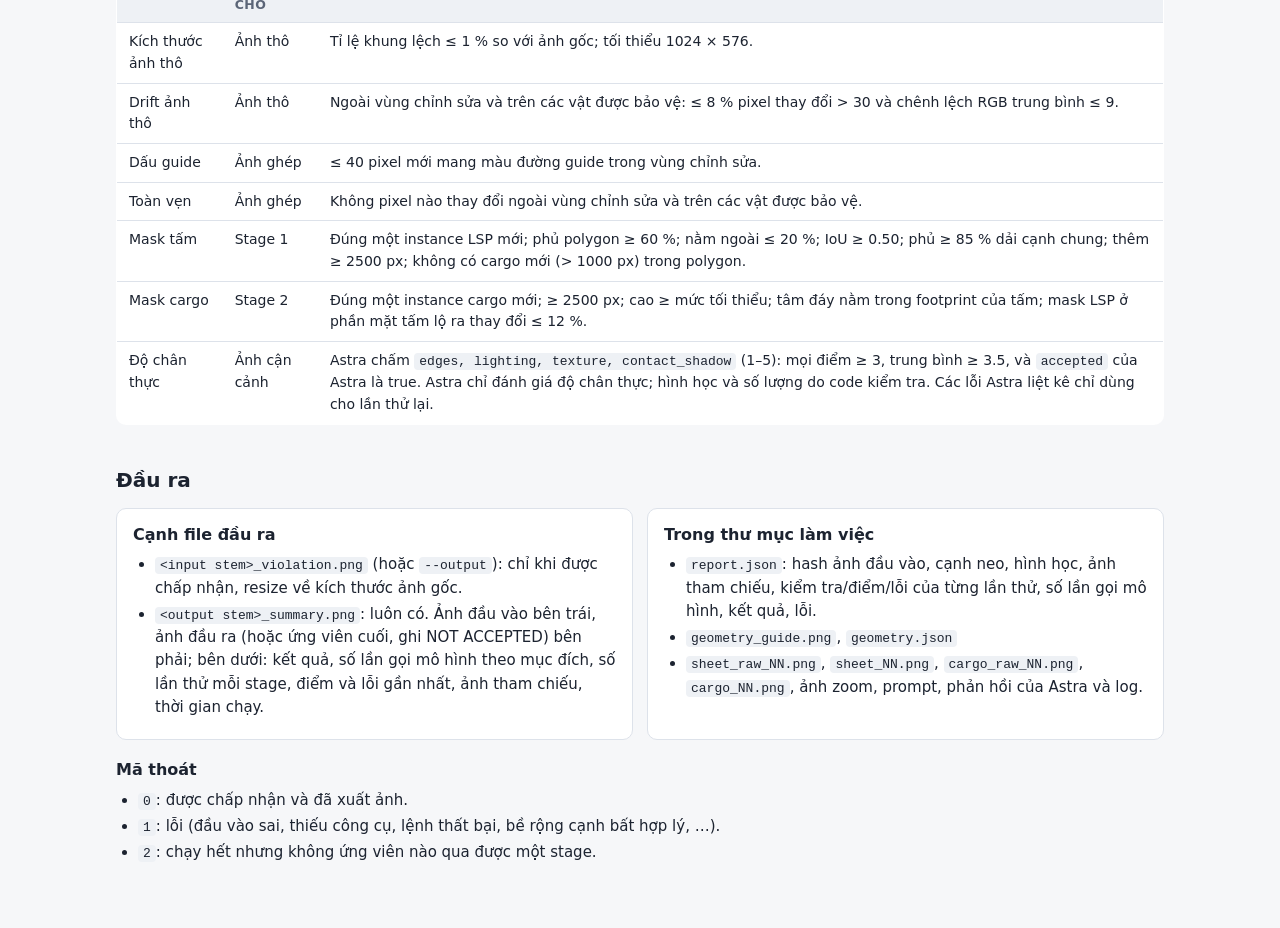
<file: docs/2026-10-05-valid-to-violation-pipeline.vi.html>
<!doctype html>
<html lang="vi">
<head>
<meta charset="utf-8">
<meta name="viewport" content="width=device-width, initial-scale=1">
<title>Pipeline Valid-to-Violation</title>
<style>
  :root {
    --bg: #f6f7f9; --panel: #ffffff; --ink: #1c2330; --muted: #5b6577; --line: #dde2ea;
    --a: #2f6fdb; --a-soft: #e6eefc; --b: #0f8a6a; --b-soft: #e1f4ee; --c: #b8641b; --c-soft: #fbeedf;
    --d: #7a4fc4; --d-soft: #efe8fb; --bad: #a33a3a; --bad-bg: #f9e3e3; --code: #eef1f5;
  }
  @media (prefers-color-scheme: dark) {
    :root:not([data-theme="light"]) {
      --bg: #12161c; --panel: #1b2029; --ink: #e6e9ee; --muted: #9aa4b4; --line: #2c3340;
      --a: #7ea8f2; --a-soft: #1d2a42; --b: #5cc8a8; --b-soft: #16302a; --c: #e5a468; --c-soft: #33261a;
      --d: #b79af0; --d-soft: #2a2140; --bad: #ef9a9a; --bad-bg: #3a1d1d; --code: #232a35;
    }
  }
  :root[data-theme="dark"] {
    --bg: #12161c; --panel: #1b2029; --ink: #e6e9ee; --muted: #9aa4b4; --line: #2c3340;
    --a: #7ea8f2; --a-soft: #1d2a42; --b: #5cc8a8; --b-soft: #16302a; --c: #e5a468; --c-soft: #33261a;
    --d: #b79af0; --d-soft: #2a2140; --bad: #ef9a9a; --bad-bg: #3a1d1d; --code: #232a35;
  }
  * { box-sizing: border-box; }
  body { margin: 0; background: var(--bg); color: var(--ink);
         font: 15px/1.55 system-ui, -apple-system, "Segoe UI", Roboto, sans-serif; }
  main { max-width: 1080px; margin: 0 auto; padding: 32px 16px 64px; }
  h1 { font-size: 26px; margin: 0 0 6px; }
  h2 { font-size: 20px; margin: 40px 0 12px; }
  h3 { font-size: 16px; margin: 0 0 6px; }
  p { margin: 6px 0; }
  ul, ol { margin: 6px 0; padding-left: 22px; }
  li { margin: 3px 0; }
  .lead { color: var(--muted); max-width: 780px; }
  code { background: var(--code); padding: 1px 5px; border-radius: 4px; font-size: 13px; overflow-wrap: anywhere; }
  pre { background: var(--code); padding: 12px 14px; border-radius: 8px; overflow-x: auto; font-size: 13px; margin: 8px 0; }
  pre code { background: none; padding: 0; }
  .panel { background: var(--panel); border: 1px solid var(--line); border-radius: 10px; padding: 14px 16px; }

  .flow { display: flex; flex-direction: column; gap: 0; margin-top: 16px; }
  .step { border: 1px solid var(--line); border-left: 5px solid var(--a); background: var(--panel);
          border-radius: 10px; padding: 12px 16px; }
  .step .tag { font-weight: 700; font-size: 12px; letter-spacing: .05em; text-transform: uppercase; color: var(--a); }
  .step.s1 { border-left-color: var(--b); } .step.s1 .tag { color: var(--b); }
  .step.s2 { border-left-color: var(--c); } .step.s2 .tag { color: var(--c); }
  .step.out { border-left-color: var(--d); } .step.out .tag { color: var(--d); }
  .arrow { text-align: center; color: var(--muted); font-size: 18px; line-height: 1; padding: 4px 0; }
  .loop { display: inline-block; margin-top: 6px; font-size: 13px; color: var(--muted);
          border: 1px dashed var(--line); border-radius: 6px; padding: 3px 8px; }
  .fail { display: inline-block; font-size: 12px; font-weight: 600; color: var(--bad); background: var(--bad-bg);
          border-radius: 5px; padding: 1px 7px; margin-left: 6px; }

  .attempt { display: grid; grid-template-columns: repeat(5, 1fr); gap: 8px; margin-top: 10px; }
  .attempt div { background: var(--panel); border: 1px solid var(--line); border-radius: 8px; padding: 10px; font-size: 13.5px; }
  .attempt b { display: block; font-size: 12px; color: var(--muted); text-transform: uppercase; letter-spacing: .04em; }
  @media (max-width: 760px) { .attempt { grid-template-columns: 1fr; } }

  table { width: 100%; border-collapse: collapse; background: var(--panel); border: 1px solid var(--line);
          border-radius: 10px; overflow: hidden; font-size: 14px; }
  th, td { text-align: left; padding: 8px 12px; border-bottom: 1px solid var(--line); vertical-align: top; }
  th { background: var(--code); font-size: 12.5px; text-transform: uppercase; letter-spacing: .04em; color: var(--muted); }
  tr:last-child td { border-bottom: none; }
  .scroll { overflow-x: auto; }
  .two { display: grid; grid-template-columns: 1fr 1fr; gap: 14px; }
  @media (max-width: 760px) { .two { grid-template-columns: 1fr; } }
  .note { color: var(--muted); font-size: 13.5px; }
  .prompt { white-space: pre-wrap; word-break: break-word; border-left: 4px solid var(--a); }
  .prompt .var { color: var(--c); font-weight: 600; }
  .prompt .fb { color: var(--bad); font-weight: 600; }
  .seq { counter-reset: s; list-style: none; padding-left: 0; }
  .seq > li { counter-increment: s; position: relative; padding-left: 34px; margin: 10px 0; }
  .seq > li::before { content: counter(s); position: absolute; left: 0; top: 0; width: 24px; height: 24px;
                      border-radius: 50%; background: var(--a-soft); color: var(--a); font-weight: 700;
                      font-size: 13px; display: flex; align-items: center; justify-content: center; }
  .sam { border-left: 4px solid var(--b); }
</style>
</head>
<body>
<main>
  <h1>Pipeline Valid-to-Violation</h1>
  <p class="lead"><code>synth/valid_to_violation.py</code> biến một frame CCTV thật, hợp lệ (xe nâng chở một LSP có
  hàng) thành một ảnh vi phạm hai LSP: thêm một LSP thứ hai cùng kích thước đặt phía trước tấm đang chở, rồi thêm một
  cargo lên tấm mới đó. Mỗi lần mô hình ảnh chỉnh sửa, kết quả được ghép lại vào ảnh gốc và phải qua các gate bằng code
  (hình học, toàn vẹn) cùng một bước chấm điểm thị giác thì mới được giữ. Gate nào trượt thì không bao giờ xuất ảnh.</p>

  <pre><code>python -m synth.valid_to_violation &lt;valid frame&gt;
    [--reference-map work/catalogue3d/reference_maps/&lt;stem&gt;/reference_map.json]
    [--contact-edge x1,y1,x2,y2] [--camera work/camera.json] [--calibration work/calibration.json] [--moge]</code></pre>

  <h2>Tổng quan</h2>
  <div class="flow">
    <div class="step">
      <div class="tag">0 · Chuẩn bị</div>
      <h3>Ảnh tham chiếu, phân đoạn, cạnh neo, geometry guide</h3>
      <p>Chọn một ảnh tham chiếu ngoại hình cho mỗi lớp, phân đoạn ảnh gốc bằng SAM3, đo cạnh trước mặt trên của tấm
      đang chở hàng, chiếu tấm thứ hai bằng hiệu chuẩn camera và vẽ guide.</p>
    </div>
    <div class="arrow">↓</div>
    <div class="step s1">
      <div class="tag">Stage 1 · LSP trống</div>
      <h3>Thêm một LSP trống tại polygon đã chiếu</h3>
      <p>Chỉnh sửa ảnh → ghép vào vùng giới hạn → các gate bằng code → Astra chấm độ chân thực.</p>
      <span class="loop">↻ tối đa <code>--max-attempts</code> lần (mặc định 3), lỗi được đưa vào prompt lần sau</span>
      <span class="fail">trượt hết → exit 2, stopped_at = sheet_geometry_or_realism</span>
    </div>
    <div class="arrow">↓ tấm được chấp nhận trở thành ảnh nền</div>
    <div class="step s2">
      <div class="tag">Stage 2 · Cargo</div>
      <h3>Thêm một cargo lên tấm mới</h3>
      <p>Mỗi lần thử lại đều bắt đầu từ tấm đã được chấp nhận, không bao giờ từ một ứng viên cargo đã trượt. Cấu trúc
      gate giống Stage 1, với các kiểm tra mask riêng cho cargo.</p>
      <span class="loop">↻ tối đa <code>--max-attempts</code> lần</span>
      <span class="fail">trượt hết → exit 2, stopped_at = cargo_support_or_realism</span>
    </div>
    <div class="arrow">↓</div>
    <div class="step out">
      <div class="tag">Đầu ra</div>
      <h3>Xuất ảnh + report + ảnh tóm tắt</h3>
      <p>Ứng viên cargo được chấp nhận được lưu thành PNG đầu ra (exit 0). Dù kết quả thế nào, <code>report.json</code>
      và <code>&lt;output stem&gt;_summary.png</code> đều được ghi.</p>
    </div>
  </div>

  <h2>0 · Chuẩn bị</h2>
  <div class="two">
    <div class="panel">
      <h3>Kiểm tra trước khi chạy</h3>
      <ul>
        <li>Ảnh đầu vào tồn tại, <code>--max-attempts ≥ 1</code>, đường dẫn đầu ra chưa tồn tại.</li>
        <li><code>--editor codex</code> (mặc định): cần Codex CLI trên PATH. <code>--editor api</code>: cần thêm
        imagegen CLI và <code>OPENAI_API_KEY</code>.</li>
        <li>Thư mục làm việc: <code>work/out/&lt;output stem&gt;_vision_&lt;UTC timestamp&gt;/</code>.</li>
      </ul>
    </div>
    <div class="panel">
      <h3>Ảnh tham chiếu ngoại hình</h3>
      <p>Mỗi lớp một ảnh: <code>forklift</code>, <code>LSP</code>, <code>SKID</code>, <code>cargo</code>:</p>
      <ul>
        <li><b>Mặc định:</b> crop Step A từ <code>work/refs/index.json</code>, chọn theo score × √diện tích; với LSP, ưu
        tiên tấm đơn mỏng (tỉ lệ ≥ 2.5, diện tích ≥ 5000 px).</li>
        <li><b><code>--reference-map</code>:</b> ảnh render catalogue khớp góc nhìn (ví dụ từ
        <code>synth.catalogue_reference_map</code>). Nếu có <code>size_m</code> của cargo thì dùng để tính hộp 3D cho
        cargo.</li>
      </ul>
      <p class="note">Ảnh tham chiếu chỉ dùng cho ngoại hình: prompt ghi rõ chúng không đúng tỉ lệ và không được sao
      chép góc nhìn.</p>
    </div>
  </div>

  <div class="panel" style="margin-top:14px">
    <h3>Hình học</h3>
    <ol>
      <li><b>Mask SAM3</b> của ảnh gốc cho <code>forklift, LSP, cargo, floor</code> (cache tại
      <code>work/vision_cache/sam3</code>).</li>
      <li><b>Cạnh neo</b>: <code>source_edge()</code> tìm LSP đang chở hàng ở giữa (dựa trên phần chồng lấn với cargo)
      và đo cạnh trước mặt trên của nó trên ảnh. <code>--contact-edge</code> cho phép ghi đè.</li>
      <li><b>MoGe tuỳ chọn</b> (<code>--moge</code>): ghi chẩn đoán mặt phẳng sàn vào report; không phải gate.</li>
      <li><b>Phép chiếu</b> (<code>make_geometry_guide</code>): unproject hai đầu cạnh lên mặt phẳng
      <code>z = lsp_thickness_m</code> bằng camera pinhole từ <code>camera.json</code>; dịch theo pháp tuyến của cạnh
      một khoảng bằng chiều sâu tấm đã hiệu chuẩn (<code>lsp_measured_size_m[1]</code>), về phía camera; rồi chiếu
      ngược lại. Kết quả là polygon mặt trên của tấm mới, dùng chung cạnh với tấm gốc.</li>
      <li><b>Kiểm tra bề rộng</b>: cạnh đo được phải nằm trong ±25 % bề rộng hiệu chuẩn
      (<code>lsp_measured_size_m[0]</code>), nếu không thì dừng và yêu cầu dùng <code>--contact-edge</code>.</li>
      <li><b>Đầu ra</b>: <code>geometry_guide.png</code> (cạnh chung màu xanh lá, viền tấm mới màu cam) và
      <code>geometry.json</code> (polygon pixel và toạ độ thế giới các góc tấm mới, dùng cho hộp cargo).</li>
      <li><b>Mask bảo vệ</b>: hợp các mask forklift, cargo và LSP của ảnh gốc. Ảnh ghép không bao giờ thay đổi các
      pixel này.</li>
    </ol>
  </div>

  <h2>SAM3 hỗ trợ gì</h2>
  <p>SAM3 là mô hình phân đoạn theo câu chữ: đưa vào một ảnh và một cụm từ, nó trả về các mask instance kèm điểm tin
  cậy. Pipeline không dùng SAM3 để <i>sinh</i> ảnh mà để <b>đo</b>: biết vật nào nằm ở pixel nào, trên ảnh gốc và trên
  mọi ứng viên. Toàn bộ nằm trong lớp <code>Sam3Masks</code> (<code>synth/vision_geometry.py</code>).</p>
  <div class="two">
    <div class="panel sam">
      <h3>Cách gọi</h3>
      <table>
        <tr><th>Lớp</th><th>Cụm từ gửi SAM3</th></tr>
        <tr><td><code>forklift</code></td><td>"forklift"</td></tr>
        <tr><td><code>LSP</code></td><td>"black platform", "flat top of platform"</td></tr>
        <tr><td><code>cargo</code></td><td>"stretch wrapped cargo", "box"</td></tr>
        <tr><td><code>floor</code></td><td>"floor"</td></tr>
      </table>
      <ul style="margin-top:8px">
        <li>Bỏ mask có score &lt; 0.5; nhị phân hoá mask ở ngưỡng 0.5.</li>
        <li>Một lớp có nhiều cụm từ: mask nào chồng &gt; 70 % lên mask đã có thì coi là trùng và bỏ.</li>
        <li>Cache theo SHA-256 của file ảnh: <code>work/vision_cache/sam3/&lt;hash&gt;/&lt;lớp&gt;.npz</code>. Chạy lại
        cùng ảnh không tốn GPU.</li>
      </ul>
    </div>
    <div class="panel sam">
      <h3>Dùng ở đâu</h3>
      <ol>
        <li><b>Tìm tấm đang chở hàng</b> (<code>source_edge</code>): chọn cargo lớn hơn 45 × 45 px gần giữa khung nhất,
        rồi chọn mask LSP trùng ngang ≥ 35 % bề rộng cargo và có đáy lệch ≤ 90 px so với đáy cargo.</li>
        <li><b>Đo cạnh neo</b> (<code>top_face_edge</code>): mask LSP giới hạn vùng tìm; OpenCV LSD tìm đoạn thẳng trên
        viền dưới của mask (lệch ngang ≤ 40°). Nếu thấy hai đường song song cách nhau 3–15 px (mép mặt trên và chỗ chạm
        sàn) thì lấy đường trên. Hai đầu cạnh = phạm vi mask dọc theo đường đó. Không đo được thì dùng hàng thấp nhất
        của mask.</li>
        <li><b>Mask bảo vệ</b>: hợp mask forklift, cargo, LSP gốc; ảnh ghép giữ nguyên các pixel này.</li>
        <li><b>Kiểm tra ứng viên</b>: chạy lại trên mỗi ứng viên cho <code>LSP, cargo</code>; so với mask của ảnh nền để
        biết <i>cái gì mới xuất hiện</i> (xem phần Code so sánh).</li>
        <li><b>MoGe</b> (tuỳ chọn): mask <code>floor</code> trừ các vật khác cho ra pixel sàn trống để fit mặt phẳng.</li>
      </ol>
    </div>
  </div>
  <p class="note" style="margin-top:8px">Vì SAM3 có thể cho mask khác nhau với những LSP đậu xa dù pixel không đổi,
  code chỉ tính các instance LSP có &gt; 1500 px mới nằm trong polygon mục tiêu.</p>

  <h2>Một lần thử (cả hai stage)</h2>
  <div class="attempt">
    <div><b>1 · Chỉnh sửa</b><code>guided_edit</code> gửi ≤ 5 ảnh và prompt (kèm lỗi lần trước) cho Astra + imagegen
    hoặc image API. Kết quả thô: <code>*_raw_NN.png</code>.</div>
    <div><b>2 · Ghép</b><code>preserve_outside</code> trộn ảnh thô vào ảnh nền chỉ trong một hình chữ nhật làm mềm
    quanh polygon, khớp màu trên vành làm mềm; các vật được bảo vệ giữ nguyên pixel.</div>
    <div><b>3 · Phân đoạn</b>SAM3 trên ứng viên cho <code>LSP, cargo</code>.</div>
    <div><b>4 · Gate bằng code</b>Kích thước, drift, dấu guide, toàn vẹn và các kiểm tra mask riêng của stage.</div>
    <div><b>5 · Đánh giá thị giác</b>Astra chấm ảnh cận cảnh trước/sau (<code>zoom_pair</code>); code quyết định dựa
    trên điểm.</div>
  </div>
  <p class="note" style="margin-top:8px">Một lần thử chỉ được chấp nhận khi mọi gate bằng code và gate thị giác đều
  qua. Nếu không, toàn bộ lỗi trở thành "Fix these failures: …" trong prompt lần sau. <code>--reuse-sheet</code> /
  <code>--reuse-cargo</code> kiểm tra lại một ứng viên có sẵn (attempt 0) thay vì sinh mới; khi đó bỏ qua các kiểm tra
  trên ảnh thô.</p>

  <h2>Đầu vào của từng stage</h2>
  <div class="scroll">
  <table>
    <tr><th></th><th>Stage 1 · LSP trống</th><th>Stage 2 · Cargo</th></tr>
    <tr><td>Ảnh nền</td><td>Frame gốc</td><td>Tấm đã được chấp nhận</td></tr>
    <tr><td>Ảnh gửi editor</td>
      <td>1 ảnh gốc · 2 ref forklift · 3 ref LSP · 4 ref SKID · 5 geometry guide</td>
      <td>1 tấm đã chấp nhận · 2 ảnh gốc · 3 ref LSP · 4 ref cargo · 5 geometry guide</td></tr>
    <tr><td>Ý chính của prompt</td>
      <td>Đúng một LSP TRỐNG tại polygon, phủ hết cạnh chung; không có cargo; không vẽ đường guide vào ảnh.</td>
      <td>Đúng một cargo đứng thẳng, đủ kích thước, trong hộp mục tiêu, đáy nằm trên mặt tấm, trong footprint; hai đầu
      chỗ nối hai tấm vẫn thấy được; có thể che phần hàng phía sau.</td></tr>
    <tr><td>Vùng chỉnh sửa</td>
      <td>Bbox polygon + 35 px hai bên, 30 px trên, 45 px dưới; làm mềm Gaussian 6 px</td>
      <td>Bbox polygon + 55 px hai bên, 280 px trên, 55 px dưới (chừa chỗ cho chiều cao cargo)</td></tr>
    <tr><td>Vùng bảo vệ</td>
      <td>Xe nâng, cargo gốc, LSP gốc</td>
      <td>Xe nâng; cargo và LSP gốc, trừ phần nằm trong hộp cargo dự kiến (cargo gần hơn có thể che chúng)</td></tr>
    <tr><td>Ref khi đánh giá</td><td>Ref LSP</td><td>Ref cargo</td></tr>
  </table>
  </div>

  <h3 style="margin-top:18px">Hộp mục tiêu của cargo</h3>
  <ul>
    <li><b>Chiếu 3D</b> (khi reference map có <code>size_m</code> của cargo): một hộp kích thước đó đặt ở giữa mặt trên
    tấm mới, chiếu 8 góc qua camera → bbox trên ảnh.</li>
    <li><b>Phương án dự phòng</b>: phóng theo bbox của hàng gốc (rộng × 0.9, cao × 1.05), đứng gần cạnh gần camera của
    tấm mới và căn giữa polygon.</li>
    <li>Chiều cao cargo tối thiểu được chấp nhận = 70 % chiều cao hộp.</li>
  </ul>

  <h2>Prompt từng bước</h2>
  <p>Mỗi lần thử có hai lần gọi mô hình: một lần <b>chỉnh sửa ảnh</b> và một lần <b>Astra chấm điểm</b>. Prompt được
  ghép từ các phần cố định và các biến tính từ hình học. Văn bản prompt gửi đi là tiếng Anh, giữ nguyên như trong code;
  <span style="color:var(--c);font-weight:600">màu cam</span> là biến,
  <span style="color:var(--bad);font-weight:600">màu đỏ</span> là phần phản hồi lỗi từ lần thử trước.</p>

  <h3 style="margin-top:16px">Bước 1 · Lớp bọc chung (<code>guided_edit</code>)</h3>
  <p>Trước prompt riêng của stage luôn có câu liệt kê vai trò từng ảnh theo thứ tự:</p>
  <pre class="prompt">Use the supplied images in this order: Image 1 …; Image 2 …; Image 3 …; Image 4 …; Image 5 geometry guide. <span class="var">&lt;prompt của stage&gt;</span></pre>
  <ul>
    <li><b><code>--editor codex</code></b> (mặc định): gọi <code>codex exec -m gpt-6-astra -s workspace-write</code> với 5
    ảnh đính kèm, và thêm lời dặn Astra tự gọi công cụ imagegen:
    <pre class="prompt">Use image_gen.imagegen to EDIT Image 1. Pass these image paths as referenced_image_paths in the supplied order, transparent_background=false. <span class="var">&lt;câu trên&gt;</span> Save the generated result as a nonempty PNG at <span class="var">&lt;work&gt;/sheet_raw_NN.png</span>. Do not edit any other repository file or use Blender/3D compositing.</pre></li>
    <li><b><code>--editor api</code></b>: gọi thẳng <code>image_gen.py edit --model gpt-image-2.5-sunburst --quality high
    --size auto</code>, prompt ghi vào file <code>&lt;stem&gt;.prompt.txt</code>.</li>
  </ul>
  <p class="note">Prompt đầy đủ của mỗi lần thử được lưu ở <code>&lt;work&gt;/sheet_raw_NN.prompt.txt</code> /
  <code>cargo_raw_NN.prompt.txt</code>.</p>

  <h3 style="margin-top:16px">Bước 2 · Prompt Stage 1 (LSP trống)</h3>
  <pre class="prompt">Add exactly one EMPTY LSP on the floor at the guide polygon. Do not add cargo. Match the <span class="var">{Step A | catalogue}</span> LSP appearance, the scene's perspective, the sheet thickness and the CCTV texture. Keep the original forklift, cargo and LSP intact. Coloured guide marks must not appear in the photograph. Target LSP top corners in source pixels: <span class="var">[[x,y] ×4]</span>. The shared rear edge is <span class="var">[[x1,y1],[x2,y2]]</span>; the new sheet spans its full width. The reference images show appearance only (colour, material, labels, film, texture); they are not to scale and their viewpoint and position must not be copied. Size and position come from the target coordinates given here. <span class="fb">Fix these failures: …</span></pre>
  <ul>
    <li>4 góc polygon và cạnh chung là toạ độ pixel thật, tính từ phép chiếu camera; ảnh 5 (guide) vẽ đúng các toạ độ đó.</li>
    <li>Câu "appearance only" ngăn mô hình chép kích thước/góc nhìn của ảnh tham chiếu.</li>
  </ul>

  <h3 style="margin-top:16px">Bước 3 · Prompt Stage 2 (cargo)</h3>
  <pre class="prompt">Add exactly ONE UPRIGHT, FULL-SIZE cargo like Image 4 on the new empty LSP. Do not make a small parcel or a flat stack. Its approximate bounding box is <span class="var">[x0,y0,x1,y1]</span> in the <span class="var">W×H</span> source image, with its bottom on the deck. Keep the cargo fully within the LSP footprint at the bottom, leave the two LSP junction side ends visible, and match lighting and contact shadow. The nearer cargo may naturally occlude the load behind it. Render a single coherent cargo surface without a triangular patch or dark strip at its bottom. Do not move either LSP, the forklift or the background. Geometry guide polygon: <span class="var">[[x,y] ×4]</span>. <span class="var">&lt;câu appearance only&gt;</span> <span class="fb">Fix these failures: …</span></pre>
  <ul>
    <li>Hộp <code>[x0,y0,x1,y1]</code> là hộp mục tiêu (chiếu 3D hoặc phương án dự phòng).</li>
    <li>Các câu "triangular patch", "dark strip", "small parcel", "flat stack" là lỗi đã gặp ở các lần chạy trước, nay
    được cấm trước.</li>
  </ul>

  <h3 style="margin-top:16px">Bước 4 · Phản hồi lỗi cho lần thử sau</h3>
  <p>Nếu lần thử trượt, mọi chuỗi lỗi (từ code và từ Astra) được nối bằng <code>; </code> và gắn vào cuối prompt lần
  sau, ví dụ:</p>
  <pre class="prompt"><span class="fb">Fix these failures: SAM3 new LSP covers 48.2% of target; need &gt;=60%; new LSP covers 71.0% of the shared edge strip; it must span the original sheet's full width; contact_shadow scored 2/5; visual review did not accept; missing shadow under the near edge (bottom of the new sheet)</span></pre>
  <p class="note">Mỗi lần thử vẫn sinh từ ảnh nền (ảnh gốc hoặc tấm đã chấp nhận), không sinh tiếp từ ứng viên đã trượt.</p>

  <h3 style="margin-top:16px">Bước 5 · Prompt chấm điểm (Astra)</h3>
  <p>Gọi <code>codex exec -m gpt-6-astra -s read-only --output-schema</code> với 3 ảnh: (1) ảnh cận cảnh trước | sau,
  (2) toàn khung sau chỉnh sửa, (3) ảnh tham chiếu ngoại hình.</p>
  <pre class="prompt">Image 1 is a close-up: left BEFORE, right AFTER <span class="var">{adding one empty LSP | adding one cargo on the new LSP}</span>. Image 2 is the full frame after the edit. Image 3 is an appearance reference. Score ONLY the realism of the added object in the AFTER close-up, 1 (fake) to 5 (indistinguishable from the CCTV footage): edges (blending, no halo or seam), lighting (matches the scene), texture (CCTV blur, noise, material like the reference), contact_shadow (grounded, plausible shadow). List every visible defect in issues with where it is. Do not judge geometry or object counts; code checks those. JSON only.</pre>
  <p>Câu trả lời bị ép theo JSON schema:</p>
  <pre><code>{ "scores":   { "edges": 1-5, "lighting": 1-5, "texture": 1-5, "contact_shadow": 1-5 },
  "issues":   [ { "what": "...", "where": "..." } ],
  "accepted": true | false,
  "feedback": "..." }</code></pre>
  <p class="note">Ảnh cận cảnh (<code>zoom_pair</code>) cắt quanh polygon (rộng thêm 0.6 × bề rộng mỗi bên, lên trên
  1.6 × chiều cao) và phóng lên cao 512 px, vì ở toàn khung vật mới chỉ rộng vài trăm pixel và đường ghép không nhìn
  thấy.</p>

  <h2>Code so sánh như thế nào</h2>
  <p>Mọi quyết định đạt/trượt là của code. Có ba loại so sánh: <b>pixel</b> (ảnh nền vs ảnh mới), <b>mask</b> (SAM3
  của ảnh nền vs SAM3 của ứng viên, so với polygon mục tiêu) và <b>điểm số</b> (JSON của Astra vs ngưỡng).</p>

  <h3 style="margin-top:16px">So sánh pixel</h3>
  <ol class="seq">
    <li><b>Kích thước ảnh thô</b> (<code>image_shape_ok</code>): |tỉ lệ ảnh thô − tỉ lệ ảnh gốc| / tỉ lệ gốc &lt; 1 %, và
    ảnh thô ≥ 1024 × 576. Bắt trường hợp mô hình crop hoặc đổi khung.</li>
    <li><b>Drift ảnh thô</b> (<code>raw_drift</code>): resize ảnh thô về kích thước gốc; trên vùng phải giữ nguyên (ngoài
    vùng chỉnh sửa + mask bảo vệ), tính chênh lệch RGB trung bình mỗi pixel. Trượt nếu &gt; 8 % pixel lệch &gt; 30 hoặc
    lệch trung bình &gt; 9. Đo <i>trước</i> khi ghép, vì ảnh ghép đã khôi phục các pixel này nên sẽ che mất lỗi.</li>
    <li><b>Ghép</b> (<code>preserve_outside</code>, không phải gate): alpha = vùng chỉnh sửa làm mềm; trên mask bảo vệ
    alpha = 0, làm mềm 2 px quanh chúng. Khớp màu: trên vành alpha 0.05–0.95, mỗi kênh tính gain = std(gốc)/std(mới)
    (kẹp 0.8–1.25) và dịch trung bình, để mô hình đổi phơi sáng toàn ảnh không để lại khung viền.</li>
    <li><b>Dấu guide</b> (<code>guide_marks</code>): đếm pixel trong vùng chỉnh sửa có màu gần (±45 mỗi kênh) xanh lá
    (0,255,70) hoặc cam (255,170,0), trừ đi số đã có ở ảnh nền. Trượt nếu &gt; 40 px: mô hình đã vẽ guide vào ảnh.</li>
    <li><b>Toàn vẹn</b> (<code>verify_unchanged</code>): ảnh ghép và ảnh nền phải cùng kích thước, và không một pixel nào
    khác nhau ngoài vùng chỉnh sửa hay trên mask bảo vệ.</li>
  </ol>

  <h3 style="margin-top:16px">So sánh mask · Stage 1 (<code>verify_sheet_masks</code>)</h3>
  <ol class="seq">
    <li><b>Tách phần mới</b>: <code>target</code> = polygon mục tiêu. Instance LSP mới = mask LSP của ứng viên có
    &gt; 1500 px vừa không thuộc LSP gốc vừa nằm trong target. <code>added</code> = hợp các instance đó trừ LSP gốc.</li>
    <li><b>Độ phủ</b> = |added ∩ target| / |target| ≥ 60 %.</li>
    <li><b>Tràn ra ngoài</b> = |added − target| / |added| ≤ 20 % (cho phép mặt bên tối của tấm lộ ra dưới polygon).</li>
    <li><b>IoU</b> = |added ∩ target| / |added ∪ target| ≥ 0.50.</li>
    <li><b>Phủ cạnh chung</b>: dải trong target cách cạnh chung ≤ 20 % chiều sâu polygon; added phải phủ ≥ 85 % dải này.
    Bắt tấm bị hẹp hoặc lệch sang một bên (vẫn có thể đạt độ phủ chung).</li>
    <li><b>Số lượng</b>: đúng 1 instance mới, và added ≥ 2500 px.</li>
    <li><b>Chưa có cargo</b>: cargo mới (cargo ứng viên trừ cargo gốc) trong target ≤ 1000 px.</li>
  </ol>

  <h3 style="margin-top:16px">So sánh mask · Stage 2 (<code>verify_cargo_masks</code>)</h3>
  <ol class="seq">
    <li><b>Tách phần mới</b>: <code>added</code> = cargo của ứng viên trừ cargo của tấm đã chấp nhận; phải ≥ 2500 px.</li>
    <li><b>Chiều cao</b>: chiều cao bbox của added ≥ 70 % chiều cao hộp mục tiêu.</li>
    <li><b>Có đỡ</b>: lấy 12 hàng dưới cùng của added, điểm trung vị (x, y) của các pixel đó phải nằm trong polygon tấm
    mới, tức cargo đứng trên tấm chứ không lơ lửng hay đứng trên sàn.</li>
    <li><b>Số lượng</b>: đúng 1 instance cargo mới (&gt; 2000 px mới, đáy không cao hơn đỉnh polygon quá 20 px).</li>
    <li><b>Tấm không bị đổi</b>: trên phần mặt tấm còn lộ (target trừ cargo ứng viên), mask LSP trước và sau XOR không
    vượt quá 12 % diện tích LSP lộ ra. Bắt mô hình vẽ lại hoặc dịch tấm khi thêm cargo.</li>
  </ol>

  <h3 style="margin-top:16px">So sánh điểm số (<code>aesthetic_gate</code>)</h3>
  <ul>
    <li>Thiếu điểm hoặc điểm không phải số nguyên → trượt.</li>
    <li>Mỗi điểm &lt; 3 → trượt, ghi "&lt;tiêu chí&gt; scored N/5".</li>
    <li>Trung bình 4 điểm &lt; 3.5 → trượt.</li>
    <li><code>accepted</code> của Astra khác true → trượt. Code và Astra phải đồng ý.</li>
    <li>Chỉ khi trượt, danh sách <code>issues</code> mới được thêm vào lỗi để làm phản hồi; issues không tự làm trượt một
    ảnh có điểm đạt.</li>
  </ul>

  <h2>Tóm tắt các gate</h2>
  <div class="scroll">
  <table>
    <tr><th>Gate</th><th>Áp dụng cho</th><th>Qua khi</th></tr>
    <tr><td>Kích thước ảnh thô</td><td>Ảnh thô</td><td>Tỉ lệ khung lệch ≤ 1 % so với ảnh gốc; tối thiểu 1024 × 576.</td></tr>
    <tr><td>Drift ảnh thô</td><td>Ảnh thô</td><td>Ngoài vùng chỉnh sửa và trên các vật được bảo vệ: ≤ 8 % pixel thay đổi
      &gt; 30 và chênh lệch RGB trung bình ≤ 9.</td></tr>
    <tr><td>Dấu guide</td><td>Ảnh ghép</td><td>≤ 40 pixel mới mang màu đường guide trong vùng chỉnh sửa.</td></tr>
    <tr><td>Toàn vẹn</td><td>Ảnh ghép</td><td>Không pixel nào thay đổi ngoài vùng chỉnh sửa và trên các vật được bảo vệ.</td></tr>
    <tr><td>Mask tấm</td><td>Stage 1</td><td>Đúng một instance LSP mới; phủ polygon ≥ 60 %; nằm ngoài ≤ 20 %;
      IoU ≥ 0.50; phủ ≥ 85 % dải cạnh chung; thêm ≥ 2500 px; không có cargo mới (&gt; 1000 px) trong polygon.</td></tr>
    <tr><td>Mask cargo</td><td>Stage 2</td><td>Đúng một instance cargo mới; ≥ 2500 px; cao ≥ mức tối thiểu; tâm đáy
      nằm trong footprint của tấm; mask LSP ở phần mặt tấm lộ ra thay đổi ≤ 12 %.</td></tr>
    <tr><td>Độ chân thực</td><td>Ảnh cận cảnh</td><td>Astra chấm <code>edges, lighting, texture, contact_shadow</code>
      (1–5): mọi điểm ≥ 3, trung bình ≥ 3.5, và <code>accepted</code> của Astra là true. Astra chỉ đánh giá độ chân
      thực; hình học và số lượng do code kiểm tra. Các lỗi Astra liệt kê chỉ dùng cho lần thử lại.</td></tr>
  </table>
  </div>

  <h2>Đầu ra</h2>
  <div class="two">
    <div class="panel">
      <h3>Cạnh file đầu ra</h3>
      <ul>
        <li><code>&lt;input stem&gt;_violation.png</code> (hoặc <code>--output</code>): chỉ khi được chấp nhận, resize về
        kích thước ảnh gốc.</li>
        <li><code>&lt;output stem&gt;_summary.png</code>: luôn có. Ảnh đầu vào bên trái, ảnh đầu ra (hoặc ứng viên cuối,
        ghi NOT ACCEPTED) bên phải; bên dưới: kết quả, số lần gọi mô hình theo mục đích, số lần thử mỗi stage, điểm và
        lỗi gần nhất, ảnh tham chiếu, thời gian chạy.</li>
      </ul>
    </div>
    <div class="panel">
      <h3>Trong thư mục làm việc</h3>
      <ul>
        <li><code>report.json</code>: hash ảnh đầu vào, cạnh neo, hình học, ảnh tham chiếu, kiểm tra/điểm/lỗi của
        từng lần thử, số lần gọi mô hình, kết quả, lỗi.</li>
        <li><code>geometry_guide.png</code>, <code>geometry.json</code></li>
        <li><code>sheet_raw_NN.png</code>, <code>sheet_NN.png</code>, <code>cargo_raw_NN.png</code>,
        <code>cargo_NN.png</code>, ảnh zoom, prompt, phản hồi của Astra và log.</li>
      </ul>
    </div>
  </div>

  <h3 style="margin-top:18px">Mã thoát</h3>
  <ul>
    <li><code>0</code>: được chấp nhận và đã xuất ảnh.</li>
    <li><code>1</code>: lỗi (đầu vào sai, thiếu công cụ, lệnh thất bại, bề rộng cạnh bất hợp lý, …).</li>
    <li><code>2</code>: chạy hết nhưng không ứng viên nào qua được một stage.</li>
  </ul>
</main>
</body>
</html>
</file>
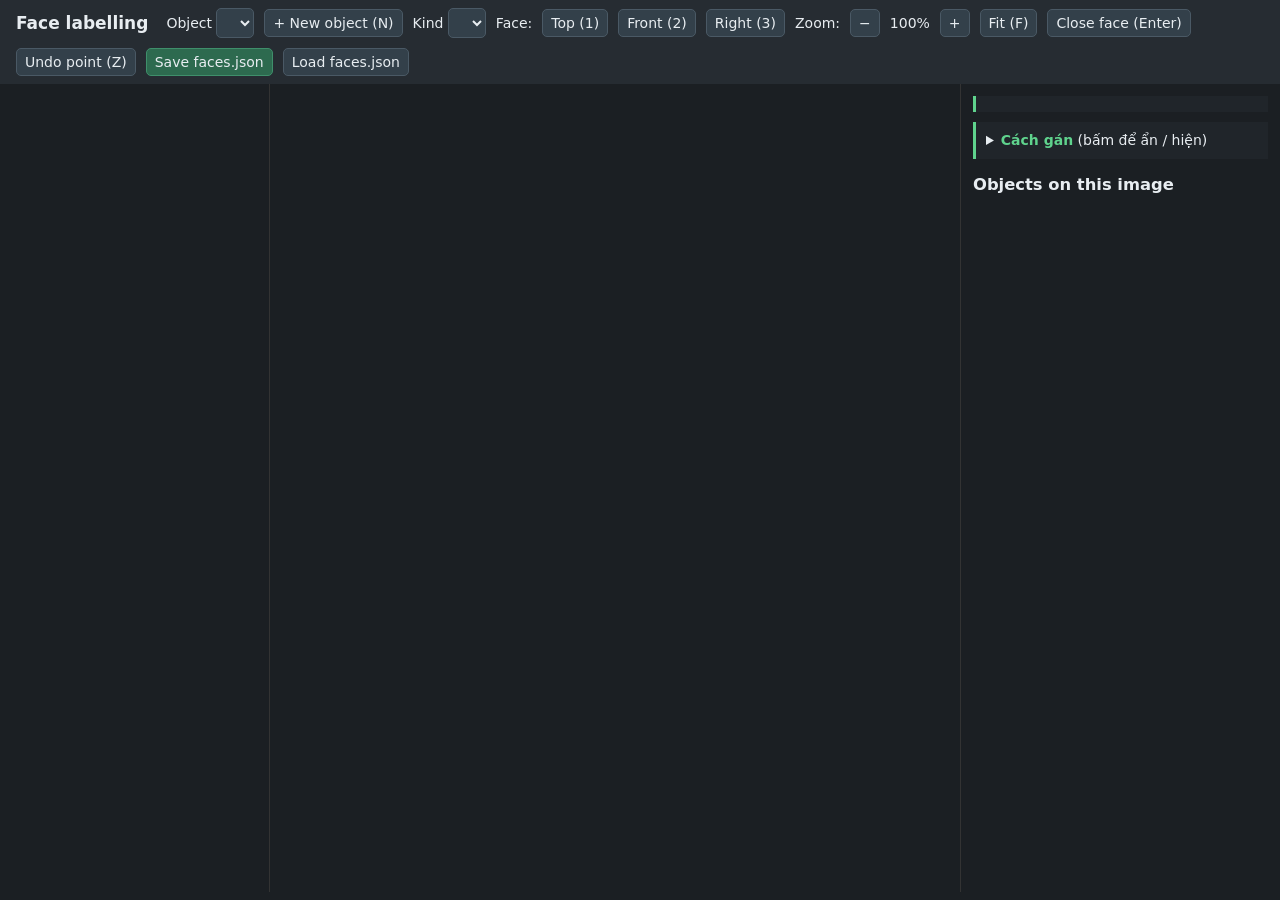
<file: synth/face_labeling.html>
<!doctype html>
<html lang="en">
<head>
<meta charset="utf-8">
<meta name="viewport" content="width=device-width, initial-scale=1">
<title>Face Labelling</title>
<style>
  :root { --bg:#1b1f23; --panel:#262c32; --text:#e8edf1; --muted:#9aa7b1; --ok:#5fd38d; }
  body { margin:0; background:var(--bg); color:var(--text); font:14px system-ui, sans-serif; }
  header { padding:8px 16px; background:var(--panel); display:flex; gap:10px; align-items:center; flex-wrap:wrap; }
  header h1 { font-size:17px; margin:0 8px 0 0; }
  main { display:grid; grid-template-columns: 270px 1fr 320px; height:calc(100vh - 92px); }
  #list { overflow:auto; border-right:1px solid #333; }
  #list .grp { padding:6px 10px; color:var(--muted); font-weight:600; background:#20252a; position:sticky; top:0; }
  #list .grp small { display:block; font-weight:400; color:#c9d3da; }
  #list .it { padding:5px 10px; cursor:pointer; display:flex; justify-content:space-between; }
  #list .it.sel { background:#36414b; }
  #list .n { color:var(--ok); }
  #stage { overflow:auto; display:flex; align-items:flex-start; justify-content:center; padding:10px; }
  canvas { cursor:crosshair; image-rendering:pixelated; }
  #stage { justify-content:flex-start !important; }
  aside { border-left:1px solid #333; padding:12px; overflow:auto; }
  select, button { font:inherit; padding:5px 8px; background:#33404a; color:var(--text); border:1px solid #4a5965; border-radius:5px; }
  button.primary { background:#2d6a4f; border-color:#3f8f6b; }
  .facebtn.on { outline:2px solid #fff; }
  .obj { padding:6px 8px; margin:8px 0; background:#20252a; border-radius:5px; }
  .obj .row { display:flex; justify-content:space-between; align-items:center; margin:3px 0; }
  .help { color:var(--muted); line-height:1.5; }
  .vi { background:#20252a; border-left:3px solid var(--ok); padding:8px 10px; margin-bottom:10px; line-height:1.5; }
  .vi b { color:var(--ok); }
  details.vi summary { cursor:pointer; }
  .obj .head { display:flex; gap:6px; align-items:center; margin-bottom:4px; }
  .obj .head select { flex:1; min-width:0; }
  @media (max-width: 800px) { main { grid-template-columns:1fr; height:auto; } #list { max-height:200px; } }
</style>
</head>
<body>
<header>
  <h1>Face labelling</h1>
  <label>Object <select id="obj"></select></label>
  <button id="newobj">+ New object (N)</button>
  <label>Kind <select id="kind"></select></label>
  <span>Face:</span>
  <button class="facebtn" data-face="top">Top (1)</button>
  <button class="facebtn" data-face="front">Front (2)</button>
  <button class="facebtn" data-face="right">Right (3)</button>
  <span>Zoom:</span><button id="zout">−</button><span id="zval">100%</span><button id="zin">+</button><button id="zfit">Fit (F)</button>
  <button id="close">Close face (Enter)</button>
  <button id="undo">Undo point (Z)</button>
  <button class="primary" id="save">Save faces.json</button>
  <button id="loadbtn">Load faces.json</button><input type="file" id="load" accept=".json,application/json" hidden>
  <span id="count" class="help"></span>
</header>
<main>
  <div id="list"></div>
  <div id="stage"><canvas id="cv"></canvas></div>
  <aside>
    <div id="grpvi" class="vi"></div>
    <details class="vi" id="howto"><summary><b>Cách gán</b> (bấm để ẩn / hiện)</summary>
      1. Chọn <b>Object</b> (một kiện / một tấm / một chồng thật trên ảnh). Đối tượng khác thì bấm <b>+ New object</b>.<br>
      2. Chọn <b>Kind</b> (loại đối tượng) nếu khác nhóm ảnh, ví dụ ảnh SKID có hàng: kiện là cargo, SKID là skid.<br>
      3. Chọn mặt <b>Top</b> (nóc, nhìn từ trên), <b>Front</b> (mặt đứng bên trái góc nhìn) hoặc <b>Right</b> (mặt đứng bên phải),
         rồi click đường viền của đúng mặt đó: từ 4 điểm trở lên, kết thúc bằng Enter / Close face / click lại điểm đầu.<br>
      Một ảnh (và một object) có thể có nhiều Top / Front / Right; mặt đang chọn được giữ nguyên sau khi vẽ xong. Mặt sau và mặt trái của model sẽ dùng lại Front và Right.
      Với chồng LSP / SKID: KHÔNG vẽ cả chồng (chồng được tạo bằng cách xếp các tấm đơn). Chỉ vẽ mặt của MỘT tấm / MỘT chiếc: Top = nóc tấm trên cùng, Front/Right = mép đứng của một tấm (dải mỏng), Kind = lsp_single / skid_single.<br>
      Zoom: lăn chuột trên ảnh (zoom quanh con trỏ), +/−, F vừa khung; kéo thanh cuộn để di chuyển.<br>
      Phím: ←/→ ảnh, N object mới, 1/2/3 mặt, Z xoá điểm, Enter đóng mặt.</details>
    <h3>Objects on this image</h3>
    <div id="objs"></div>
  </aside>
</main>
<script>
const DATA = /*DATA*/[];
const KINDS = /*KINDS*/{};
const GROUP_VI = /*GROUP_VI*/{};
const LEGACY = /*LEGACY*/{};
const KEY = 'face-labels-v2';
const SINGLE = { lsp_stack: 'lsp_single', skid_stack: 'skid_single' };   // stacks are no longer labelled as a whole
const COLORS = { top: '#5fd38d', front: '#ffb347', right: '#6ec6ff' };
const FACE_VI = { top: 'nóc', front: 'trước', right: 'phải' };
let labels = {}; try { labels = JSON.parse(localStorage.getItem(KEY) || '{}'); } catch (e) {}
Object.values(labels).forEach(fs => fs.forEach(f => { f.kind = SINGLE[f.kind] || f.kind; }));
// first labelling round (one texture name per face) -> object 1 of this image
try {
  const old = JSON.parse(localStorage.getItem('face-labels-v1') || '{}');
  Object.entries(old).forEach(([im, fs]) => fs.forEach(f => addLegacy(im, f.texture, f.quad)));
  localStorage.removeItem('face-labels-v1'); persist();
} catch (e) {}
let cur = 0, pts = [], img = new Image(), scale = 1, face = 'top', objNo = 1;
const cv = document.getElementById('cv'), ctx = cv.getContext('2d');
const kindSel = document.getElementById('kind'), objSel = document.getElementById('obj');
Object.entries(KINDS).forEach(([k, v]) => kindSel.add(new Option(`${k} — ${v}`, k)));

function persist() { try { localStorage.setItem(KEY, JSON.stringify(labels)); } catch (e) {} }
function addLegacy(im, texture, quad) {
  const m = LEGACY[String(texture).replace(/^pallet_/, 'skid_')]; if (!m) return false;
  const list = labels[im] = labels[im] || [];
  if (list.some(f => f.face === m[1] && JSON.stringify(f.quad) === JSON.stringify(quad))) return false;
  list.push({ object: 1, kind: m[0], face: m[1], quad }); return true;
}
function setFace(f) { face = f; document.querySelectorAll('.facebtn').forEach(b => b.classList.toggle('on', b.dataset.face === f)); }
document.querySelectorAll('.facebtn').forEach(b => b.onclick = () => setFace(b.dataset.face));
function objects() { const s = new Set((labels[DATA[cur].image] || []).map(f => f.object)); s.add(objNo); return [...s].sort((a, b) => a - b); }
function objMenu() {
  objSel.innerHTML = ''; objects().forEach(n => objSel.add(new Option(`#${n}`, n))); objSel.value = objNo;
  const f = (labels[DATA[cur].image] || []).find(f => f.object === objNo); if (f) kindSel.value = f.kind;
}
objSel.onchange = () => { objNo = +objSel.value; objMenu(); objList(); };
document.getElementById('newobj').onclick = newObj;
function newObj() { objNo = Math.max(0, ...objects()) + 1; kindSel.value = defaultKind(); objMenu(); objList(); setFace("top"); }
function defaultKind() {
  const g = DATA[cur].group;
  return KINDS[g] ? g : g.startsWith('lsp') ? 'lsp_single' : g === 'skid_loaded' ? 'cargo_wrap' : g.startsWith('skid') ? 'skid_single' : Object.keys(KINDS)[0];
}
kindSel.onchange = () => {   // the kind belongs to the object: relabel its faces
  (labels[DATA[cur].image] || []).forEach(f => { if (f.object === objNo) f.kind = kindSel.value; }); persist(); objList();
};
function list() {
  const el = document.getElementById('list'); el.innerHTML = ''; let g = null;
  DATA.forEach((d, i) => {
    if (d.group !== g) { g = d.group; const h = document.createElement('div'); h.className = 'grp'; h.innerHTML = `${g}<small>${GROUP_VI[g] || ''}</small>`; el.appendChild(h); }
    const it = document.createElement('div'); it.className = 'it' + (i === cur ? ' sel' : '');
    const fs = labels[d.image] || [], n = new Set(fs.map(f => f.object)).size;
    it.innerHTML = `<span>${d.id} · ${d.camera}</span><span class="n">${fs.length ? `${n} obj · ${fs.length} faces` : ''}</span>`;
    it.onclick = () => show(i); el.appendChild(it);
  });
  const all = Object.entries(labels).filter(([, f]) => f.length);
  const nobj = all.reduce((a, [, f]) => a + new Set(f.map(x => x.object)).size, 0);
  document.getElementById('count').textContent = `${nobj} objects, ${all.reduce((a, [, f]) => a + f.length, 0)} faces on ${all.length} images`;
}
function show(i) {
  cur = i; pts = []; img = new Image(); objNo = 1;
  img.onload = () => zoomTo(fitScale());
  img.src = DATA[i].image;
  kindSel.value = defaultKind();
  document.getElementById('grpvi').innerHTML = `<b>Nhóm ảnh: ${DATA[i].group}</b><br>${GROUP_VI[DATA[i].group] || ''}`;
  list(); objMenu(); objList(); setFace('top');
}
const stage = document.getElementById('stage');
function fitScale() { return Math.min((stage.clientWidth - 20) / img.width, (stage.clientHeight - 20) / img.height); }
function zoomTo(z, cx, cy) {   // keep the image point under (cx, cy) (canvas pixels) fixed on screen
  z = Math.max(.5, Math.min(16, z));
  const ix = cx === undefined ? null : cx / scale, iy = cy === undefined ? null : cy / scale;
  const sx = cx === undefined ? 0 : cx - stage.scrollLeft, sy = cy === undefined ? 0 : cy - stage.scrollTop;
  scale = z; cv.width = Math.round(img.width * z); cv.height = Math.round(img.height * z); draw();
  if (ix !== null) { stage.scrollLeft = ix * z - sx; stage.scrollTop = iy * z - sy; }
  document.getElementById('zval').textContent = Math.round(z * 100) + '%';
}
cv.addEventListener('wheel', e => {   // mouse wheel zooms around the cursor
  e.preventDefault(); const r = cv.getBoundingClientRect();
  zoomTo(scale * (e.deltaY < 0 ? 1.25 : .8), (e.clientX - r.left) * cv.width / r.width, (e.clientY - r.top) * cv.height / r.height);
}, { passive: false });
document.getElementById('zin').onclick = () => zoomTo(scale * 1.25, stage.scrollLeft + stage.clientWidth / 2, stage.scrollTop + stage.clientHeight / 2);
document.getElementById('zout').onclick = () => zoomTo(scale * .8, stage.scrollLeft + stage.clientWidth / 2, stage.scrollTop + stage.clientHeight / 2);
document.getElementById('zfit').onclick = () => zoomTo(fitScale());
function poly(p, color, closed, label) {
  ctx.strokeStyle = color; ctx.lineWidth = 2; ctx.beginPath();
  p.forEach((q, k) => k ? ctx.lineTo(q[0] * scale, q[1] * scale) : ctx.moveTo(q[0] * scale, q[1] * scale));
  if (closed) ctx.closePath(); ctx.stroke(); ctx.fillStyle = color;
  p.forEach(q => ctx.fillRect(q[0] * scale - 3, q[1] * scale - 3, 6, 6));
  if (label && p.length) {
    const cx = p.reduce((a, q) => a + q[0], 0) / p.length, cy = p.reduce((a, q) => a + q[1], 0) / p.length;
    ctx.font = 'bold 13px system-ui'; ctx.fillText(label, cx * scale - 20, cy * scale);
  }
}
function draw() {
  ctx.imageSmoothingEnabled = false; ctx.drawImage(img, 0, 0, cv.width, cv.height);
  (labels[DATA[cur].image] || []).forEach(f => poly(f.quad, COLORS[f.face], true, `#${f.object} ${f.face}`));
  poly(pts, COLORS[face], false);
}
function objList() {
  const el = document.getElementById('objs'); el.innerHTML = '';
  const fs = labels[DATA[cur].image] || [];
  [...new Set(fs.map(f => f.object))].sort((a, b) => a - b).forEach(n => {
    const box = document.createElement('div'); box.className = 'obj';
    const own = fs.filter(f => f.object === n);
    const head = document.createElement('div'); head.className = 'head';
    head.innerHTML = `<b>#${n}</b>`;
    const ks = document.createElement('select');   // change the kind of this object (all its faces)
    Object.entries(KINDS).forEach(([k, v]) => ks.add(new Option(`${k} — ${v}`, k)));
    ks.value = own[0].kind;
    ks.onchange = () => { own.forEach(f => f.kind = ks.value); persist(); if (n === objNo) kindSel.value = ks.value; };
    const pick = document.createElement('button'); pick.textContent = 'Select';
    pick.onclick = () => { objNo = n; objMenu(); objList(); };
    head.appendChild(ks); head.appendChild(pick); box.appendChild(head);
    if (n === objNo) box.style.outline = '1px solid #5fd38d';
    own.forEach(f => {
      const row = document.createElement('div'); row.className = 'row';
      row.innerHTML = `<span style="color:${COLORS[f.face]}">${f.face} (${FACE_VI[f.face]})</span>`;
      const b = document.createElement('button'); b.textContent = 'Delete';
      b.onclick = () => { fs.splice(fs.indexOf(f), 1); persist(); draw(); objList(); list(); objMenu(); };
      row.appendChild(b); box.appendChild(row);
    });
    el.appendChild(box);
  });
}
cv.onclick = e => {
  const r = cv.getBoundingClientRect(), sx = cv.width / r.width;
  const q = v => Math.round(v * 10) / 10;   // 0.1 px: zoomed-in clicks keep their precision
  pts.push([q((e.clientX - r.left) * sx / scale), q((e.clientY - r.top) * sx / scale)]);
  if (pts.length >= 5 && Math.hypot(pts[pts.length - 1][0] - pts[0][0], pts[pts.length - 1][1] - pts[0][1]) * scale < 10) {
    pts.pop(); closeFace();   // clicking back on the first point closes the polygon
  }
  draw();
};
function closeFace() {
  if (pts.length < 4) return;
  if (pts.length === 4) {   // a plain quad: click order does not matter, sort clockwise from the top-left
    const cx = pts.reduce((a, q) => a + q[0], 0) / 4, cy = pts.reduce((a, q) => a + q[1], 0) / 4;
    pts.sort((p, q) => Math.atan2(p[1] - cy, p[0] - cx) - Math.atan2(q[1] - cy, q[0] - cx));
    const s = pts.reduce((k, q, i) => q[0] + q[1] < pts[k][0] + pts[k][1] ? i : k, 0);
    pts = pts.slice(s).concat(pts.slice(0, s));
  }
  const fs = labels[DATA[cur].image] = labels[DATA[cur].image] || [];
  fs.push({ object: objNo, kind: kindSel.value, face, quad: pts }); pts = [];
  persist(); objList(); list(); objMenu(); draw();
}
document.getElementById('close').onclick = closeFace;
document.getElementById('undo').onclick = () => { pts.pop(); draw(); };
document.onkeydown = e => {
  if (e.target.tagName === 'SELECT') return;
  if (e.key === 'ArrowRight') show(Math.min(DATA.length - 1, cur + 1));
  if (e.key === 'ArrowLeft') show(Math.max(0, cur - 1));
  if (e.key === 'z' || e.key === 'Z') { pts.pop(); draw(); }
  if (e.key === 'n' || e.key === 'N') newObj();
  if (e.key === '1') setFace('top'); if (e.key === '2') setFace('front'); if (e.key === '3') setFace('right');
  if (e.key === 'Enter') closeFace();
  if (e.key === 'f' || e.key === 'F') zoomTo(fitScale());
  if (e.key === '+' || e.key === '=') document.getElementById('zin').click();
  if (e.key === '-') document.getElementById('zout').click();
};
document.getElementById('save').onclick = () => {
  const faces = [];
  DATA.forEach(d => (labels[d.image] || []).forEach(f => faces.push({ object: `${d.id}#${f.object}`, kind: f.kind, face: f.face,
    image: 'work/face_labeling/' + d.image, id: d.id, camera: d.camera, video: d.video, t_s: d.t_s, frame_box: d.frame_box, quad: f.quad })));
  const a = document.createElement('a');
  a.href = URL.createObjectURL(new Blob([JSON.stringify({ version: 2, faces }, null, 1)], { type: 'application/json' }));
  a.download = 'faces.json'; a.click();
};
document.getElementById('loadbtn').onclick = () => document.getElementById('load').click();
document.getElementById('load').onchange = e => {
  const file = e.target.files[0]; if (!file) return;
  file.text().then(t => {
    let data; try { data = JSON.parse(t); } catch (err) { document.getElementById('count').textContent = 'Not a JSON file'; return; }
    const known = new Set(DATA.map(d => d.image)); let added = 0, skipped = 0;
    (data.faces || []).forEach(f => {
      const im = String(f.image || '').replace(/^work\/face_labeling\//, '');
      if (!known.has(im) || !Array.isArray(f.quad)) { skipped++; return; }
      if (!f.face) { added += addLegacy(im, f.texture, f.quad) ? 1 : 0; return; }   // first-round file
      const list = labels[im] = labels[im] || [], n = +String(f.object).split('#').pop() || 1;
      if (list.some(g => g.object === n && g.face === f.face && JSON.stringify(g.quad) === JSON.stringify(f.quad))) return;
      list.push({ object: n, kind: SINGLE[f.kind] || f.kind, face: f.face, quad: f.quad }); added++;
    });
    persist(); show(cur);
    document.getElementById('count').textContent += ` · loaded ${added} faces` + (skipped ? `, ${skipped} skipped` : '');
  });
  e.target.value = '';
};
const howto = document.getElementById('howto');
try { howto.open = localStorage.getItem('face-howto') === 'open'; } catch (e) { howto.open = false; }   // hidden by default
howto.ontoggle = () => { try { localStorage.setItem('face-howto', howto.open ? 'open' : 'closed'); } catch (e) {} };
show(0);
</script>
</body>
</html>
</file>
